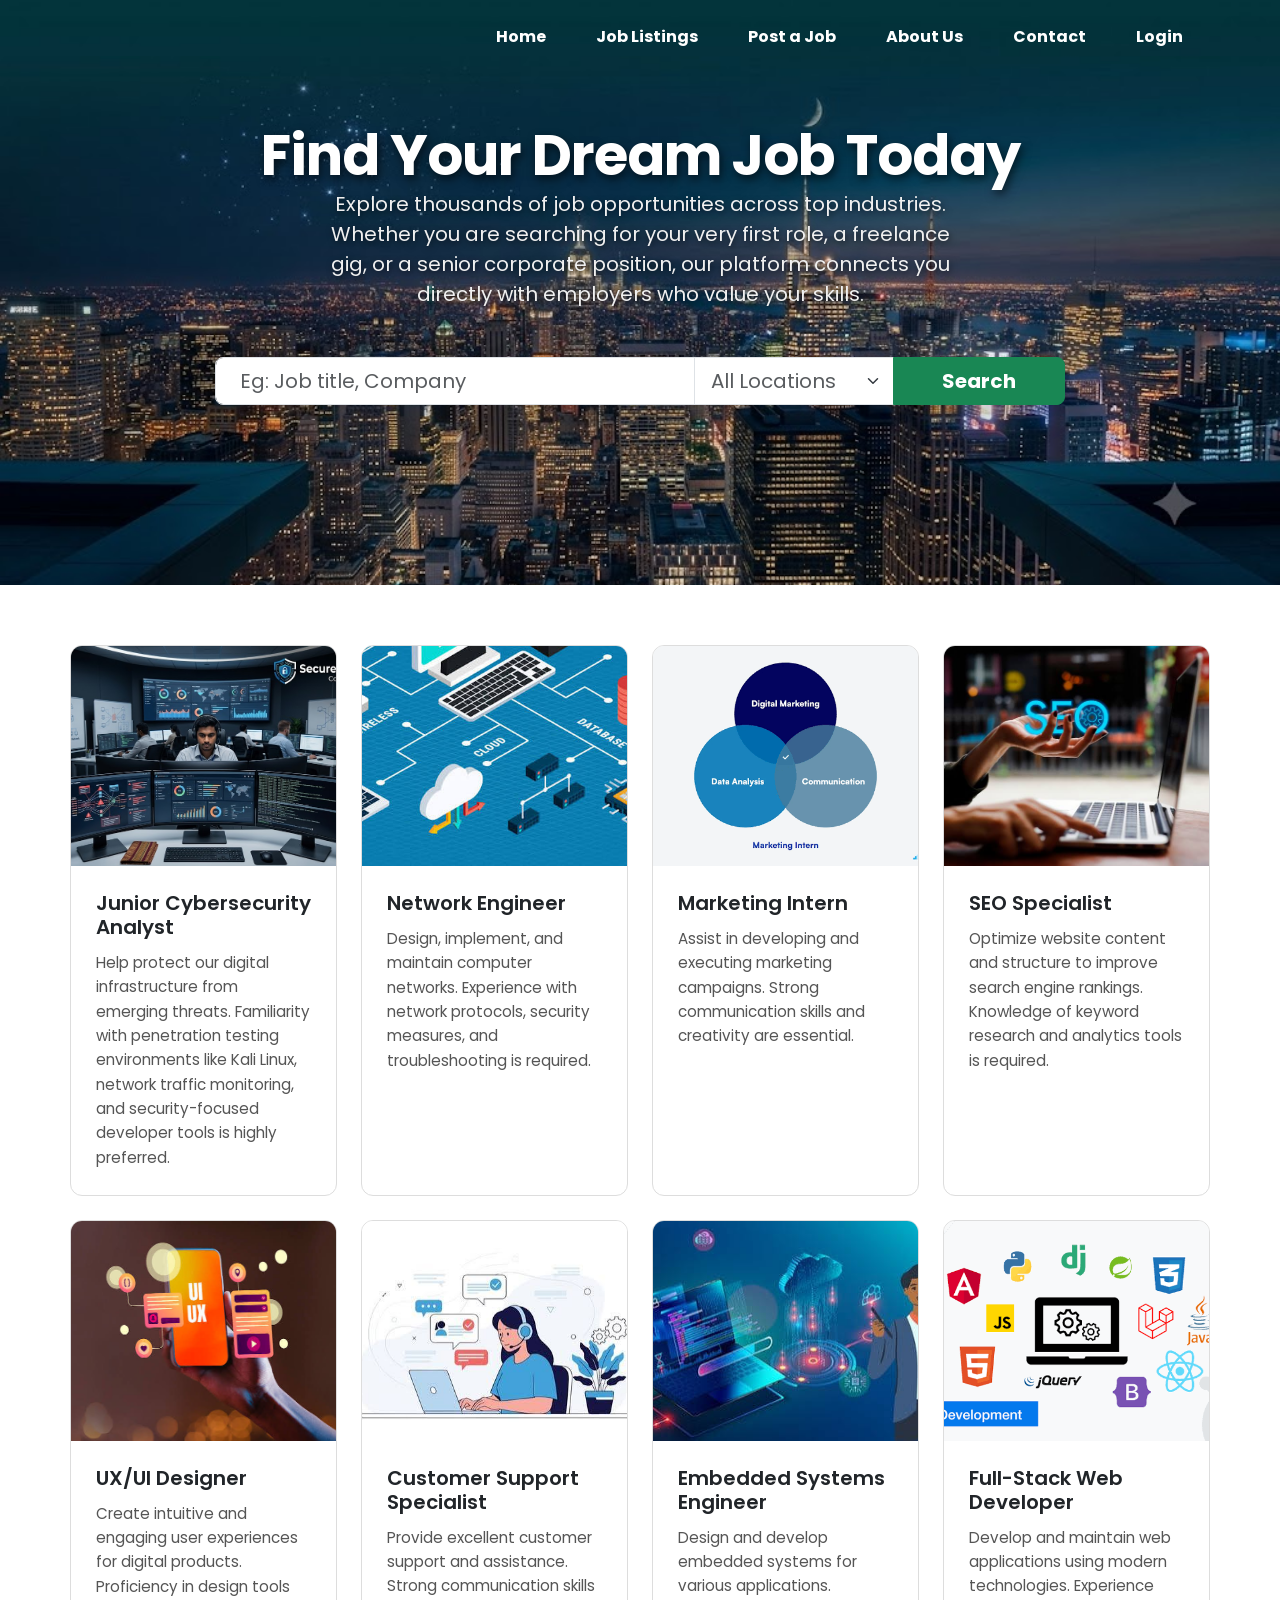
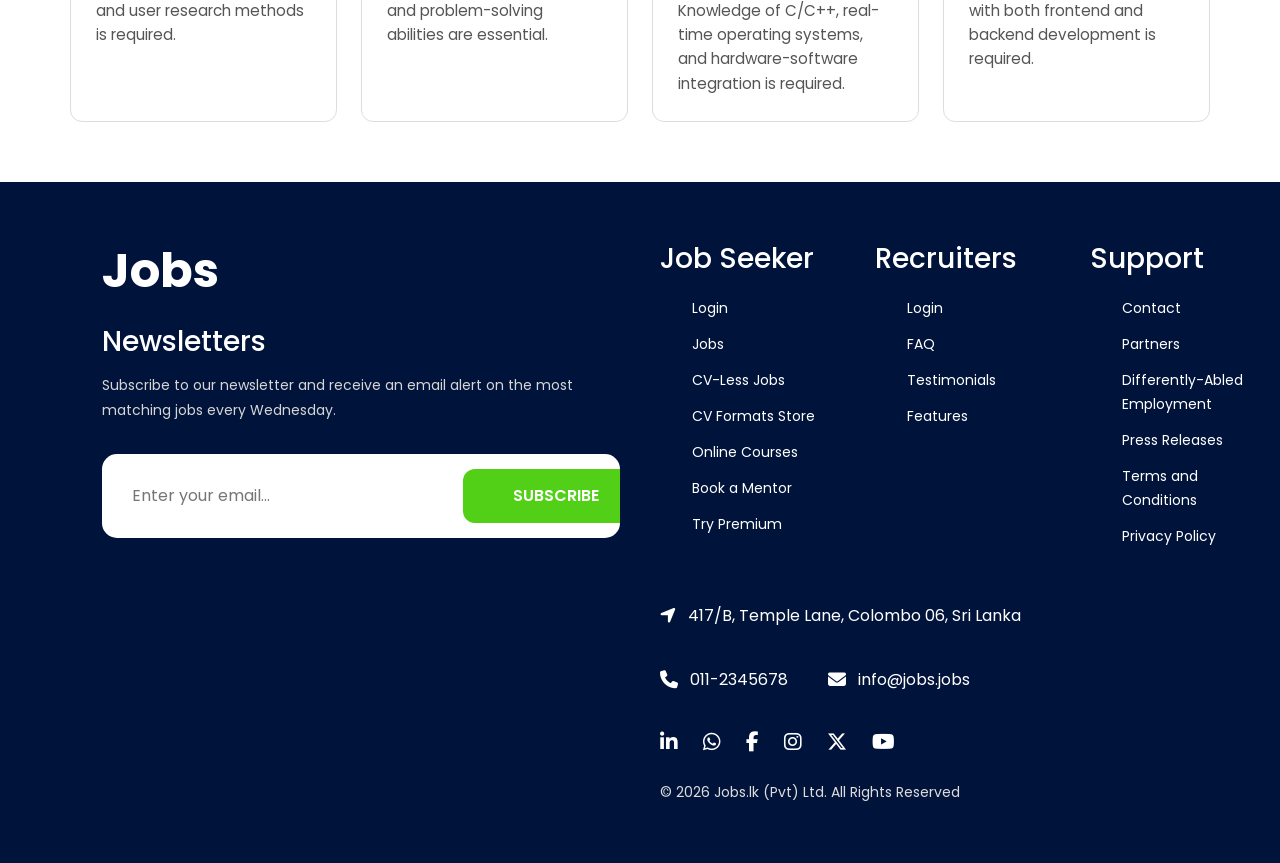
<file: index.html>
<!DOCTYPE html>
<html lang="en">

<head>
    <meta charset="UTF-8">
    <meta name="viewport" content="width=device-width, initial-scale=1.0">
    <title>CareerHub</title>

    <link href="https://cdn.jsdelivr.net/npm/bootstrap@5.3.3/dist/css/bootstrap.min.css" rel="stylesheet">
    <link rel="stylesheet" href="https://unpkg.com/boxicons@latest/css/boxicons.min.css">
    <link rel="stylesheet" href="https://cdnjs.cloudflare.com/ajax/libs/font-awesome/6.6.0/css/all.min.css">
    <link href="https://fonts.googleapis.com/css2?family=Poppins:wght@300;400;500;600;700&display=swap" rel="stylesheet">
    
    <link rel="stylesheet" href="css/style.css">
    <link rel="stylesheet" href="css/index.css">
</head>

<body>
    <script src="js/script.js"></script>

    <header class="hero-section" style="min-height: 65vh;">
        <nav class="navbar">
            <div class="container">
                <ul>
                    <li><a href="index.html">Home</a></li>
                    <li><a href="jobs.html">Job Listings</a></li>
                    <li><a href="job-post.html">Post a Job</a></li>
                    <li><a href="about.html">About Us</a></li>
                    <li><a href="contact.html">Contact</a></li>
                    <li><a href="login.html">Login</a></li>
                </ul> 
            </div>
        </nav><br>
        
        <div class="container text-center mt-4"> 
            <h1 class="home-title">Find Your Dream Job Today</h1>
            <p class="home-subtitle mx-auto">
                Explore thousands of job opportunities across top industries.
                Whether you are searching for your very first role, a freelance gig, 
                or a senior corporate position, our platform connects you directly with employers
                who value your skills.
            </p>

            <div class="d-flex justify-content-center mt-5"> 
                <form action="jobs.html" method="GET" style="width: 100%; max-width: 850px;">
                    <div class="input-group input-group-lg shadow-lg rounded">
                        <input type="text" class="form-control px-4" placeholder="Eg: Job title, Company">
                        <select class="form-select text-muted" style="max-width: 200px;">
                            <option selected>All Locations</option>
                            <option value="colombo">Colombo</option>
                            <option value="gampaha">Gampaha</option>
                            <option value="kandy">Kandy</option>
                        </select>
                        <button class="btn btn-success px-5 fw-bold" type="submit">Search</button>
                    </div>
                </form>
            </div>
        </div>
    </header>
  <section class="container jobs-container">
        <div class="row row-cols-1 row-cols-md-2 row-cols-lg-4 g-4">
            
            <div class="col">
                <div class="card h-100">
                    <div class="card-img-wrapper">
                      <a href="jobs.html" class="img-link"> <img src="images/jobimages/Junior Cybersecurity Analyst.jpeg" class="card-img-top" alt="Junior Cybersecurity Analyst">
                    </a>
                    </div>
                    <div class="card-body">
                        <h5 class="card-title">Junior Cybersecurity Analyst</h5>
                        <p class="card-text">Help protect our digital infrastructure from emerging threats. Familiarity with penetration testing environments like Kali Linux, network traffic monitoring, and security-focused developer tools is highly preferred.</p>
                    </div>
                </div>
            </div>

            <div class="col">
                <div class="card h-100">
                    <div class="card-img-wrapper">
                        <a href="jobs.html" class="img-link">
                            <img src="images/jobimages/Network Engineer1.png" class="card-img-top" alt="Network Engineer">
                        </a>
                    </div>
                    <div class="card-body">
                        <h5 class="card-title">Network Engineer</h5>
                        <p class="card-text">Design, implement, and maintain computer networks. Experience with network protocols, security measures, and troubleshooting is required.</p>
                    </div>
                </div>
            </div>

            <div class="col">
                <div class="card h-100">
                    <div class="card-img-wrapper">
                        <a href="jobs.html" class="img-link">
                            <img src="images/jobimages/Marketing Intern.png" class="card-img-top" alt="Marketing Intern">
                        </a>
                    </div>
                    <div class="card-body">
                        <h5 class="card-title">Marketing Intern</h5>
                        <p class="card-text">Assist in developing and executing marketing campaigns. Strong communication skills and creativity are essential.</p>
                    </div>
                </div>
            </div>

            <div class="col">
                <div class="card h-100">
                    <div class="card-img-wrapper">
                        <a href="jobs.html" class="img-link">
                            <img src="images/jobimages/SEO Specialist.jpeg" class="card-img-top" alt="SEO Specialist">
                        </a>
                    </div>
                    <div class="card-body">
                        <h5 class="card-title">SEO Specialist</h5>
                        <p class="card-text">Optimize website content and structure to improve search engine rankings. Knowledge of keyword research and analytics tools is required.</p>
                    </div>
                </div>
            </div>

            <div class="col">
                <div class="card h-100">
                    <div class="card-img-wrapper">
                        <a href="jobs.html" class="img-link">
                            <img src="images/jobimages/UXUI Designer.jpeg" class="card-img-top" alt="UX/UI Designer">
                        </a>
                    </div>
                    <div class="card-body">
                        <h5 class="card-title">UX/UI Designer</h5>
                        <p class="card-text">Create intuitive and engaging user experiences for digital products. Proficiency in design tools and user research methods is required.</p>
                    </div>
                </div>
            </div>

            <div class="col">
                <div class="card h-100">
                    <div class="card-img-wrapper">
                        <a href="jobs.html" class="img-link">
                            <img src="images/jobimages/Customer Support Specialist.jpeg" class="card-img-top" alt="Customer Support Specialist">
                        </a>
                    </div>
                    <div class="card-body">
                        <h5 class="card-title">Customer Support Specialist</h5>
                        <p class="card-text">Provide excellent customer support and assistance. Strong communication skills and problem-solving abilities are essential.</p>
                    </div>
                </div>
            </div>

            <div class="col">
                <div class="card h-100">
                    <div class="card-img-wrapper">
                        <a href="jobs.html" class="img-link">
                            <img src="images/jobimages/Embedded Systems Engineer.jpeg" class="card-img-top" alt="Embedded Systems Engineer">
                        </a>
                    </div>
                    <div class="card-body">
                        <h5 class="card-title">Embedded Systems Engineer</h5>
                        <p class="card-text">Design and develop embedded systems for various applications. Knowledge of C/C++, real-time operating systems, and hardware-software integration is required.</p>
                    </div>
                </div>
            </div>

            <div class="col">
                <div class="card h-100">
                    <div class="card-img-wrapper">
                        <a href="jobs.html" class="img-link">
                            <img src="images/jobimages/Full-Stack Web Developer.png" class="card-img-top" alt="Full-Stack Web Developer">
                        </a>
                    </div>
                    <div class="card-body">
                        <h5 class="card-title">Full-Stack Web Developer</h5>
                        <p class="card-text">Develop and maintain web applications using modern technologies. Experience with both frontend and backend development is required.</p>
                    </div>
                </div>
            </div>

        </div>
    </section>

    <!--footer start -->
    <footer>
        <div class="footer-container">
            <div class="footer-left">
                <h1>Jobs</h1>
                <h2>Newsletters</h2>
                <p>
                    Subscribe to our newsletter and receive an email alert
                    on the most matching jobs every Wednesday.
                </p>
                <div class="subscribe-box">
                    <input type="email" placeholder="Enter your email...">
                    <button>SUBSCRIBE</button> <!-- Subscribe button -->
                </div>
            </div>

            <div class="footer-right">
                <div class="links">
                    <div class="column">
                        <h3>Job Seeker</h3>
                        <ul>
                            <li><a href="#">Login</a></li>
                            <li><a href="#">Jobs</a></li>
                            <li><a href="#">CV-Less Jobs</a></li>
                            <li><a href="#">CV Formats Store</a></li>
                            <li><a href="#">Online Courses</a></li>
                            <li><a href="#">Book a Mentor</a></li>
                            <li><a href="#">Try Premium</a></li>
                        </ul>
                    </div>

                    <div class="column">
                        <h3>Recruiters</h3>
                        <ul>
                            <li><a href="#">Login</a></li>
                            <li><a href="#">FAQ</a></li>
                            <li><a href="#">Testimonials</a></li>
                            <li><a href="#">Features</a></li>
                        </ul>
                    </div>

                    <div class="column">
                        <h3>Support</h3>
                        <ul>
                            <li><a href="#">Contact</a></li>
                            <li><a href="#">Partners</a></li>
                            <li><a href="#">Differently-Abled Employment</a></li>
                            <li><a href="#">Press Releases</a></li>
                            <li><a href="#">Terms and Conditions</a></li>
                            <li><a href="#">Privacy Policy</a></li>
                        </ul>
                    </div>
                </div>

                <div class="contact-info">
                    <div>
                        <i class="fa-solid fa-location-arrow"></i>
                        417/B, Temple Lane, Colombo 06, Sri Lanka
                    </div>
                    <div>
                        <i class="fa-solid fa-phone"></i>
                        011-2345678
                    </div>
                    <div>
                        <i class="fa-solid fa-envelope"></i>
                        info@jobs.jobs
                    </div>
                </div>

                <div class="social-icons">
                    <i class="fa-brands fa-linkedin-in"></i>
                    <i class="fa-brands fa-whatsapp"></i>
                    <i class="fa-brands fa-facebook-f"></i>
                    <i class="fa-brands fa-instagram"></i>
                    <i class="fa-brands fa-x-twitter"></i>
                    <i class="fa-brands fa-youtube"></i>
                </div>

                <div class="copyright">
                    © 2026 Jobs.lk (Pvt) Ltd. All Rights Reserved
                </div>
            </div>
        </div>
    </footer>

    <!--footer end -->
            
    <script src="https://cdn.jsdelivr.net/npm/bootstrap@5.3.3/dist/js/bootstrap.bundle.min.js"></script><!--js boostrap cdn link -->

</body>
</html>
</file>
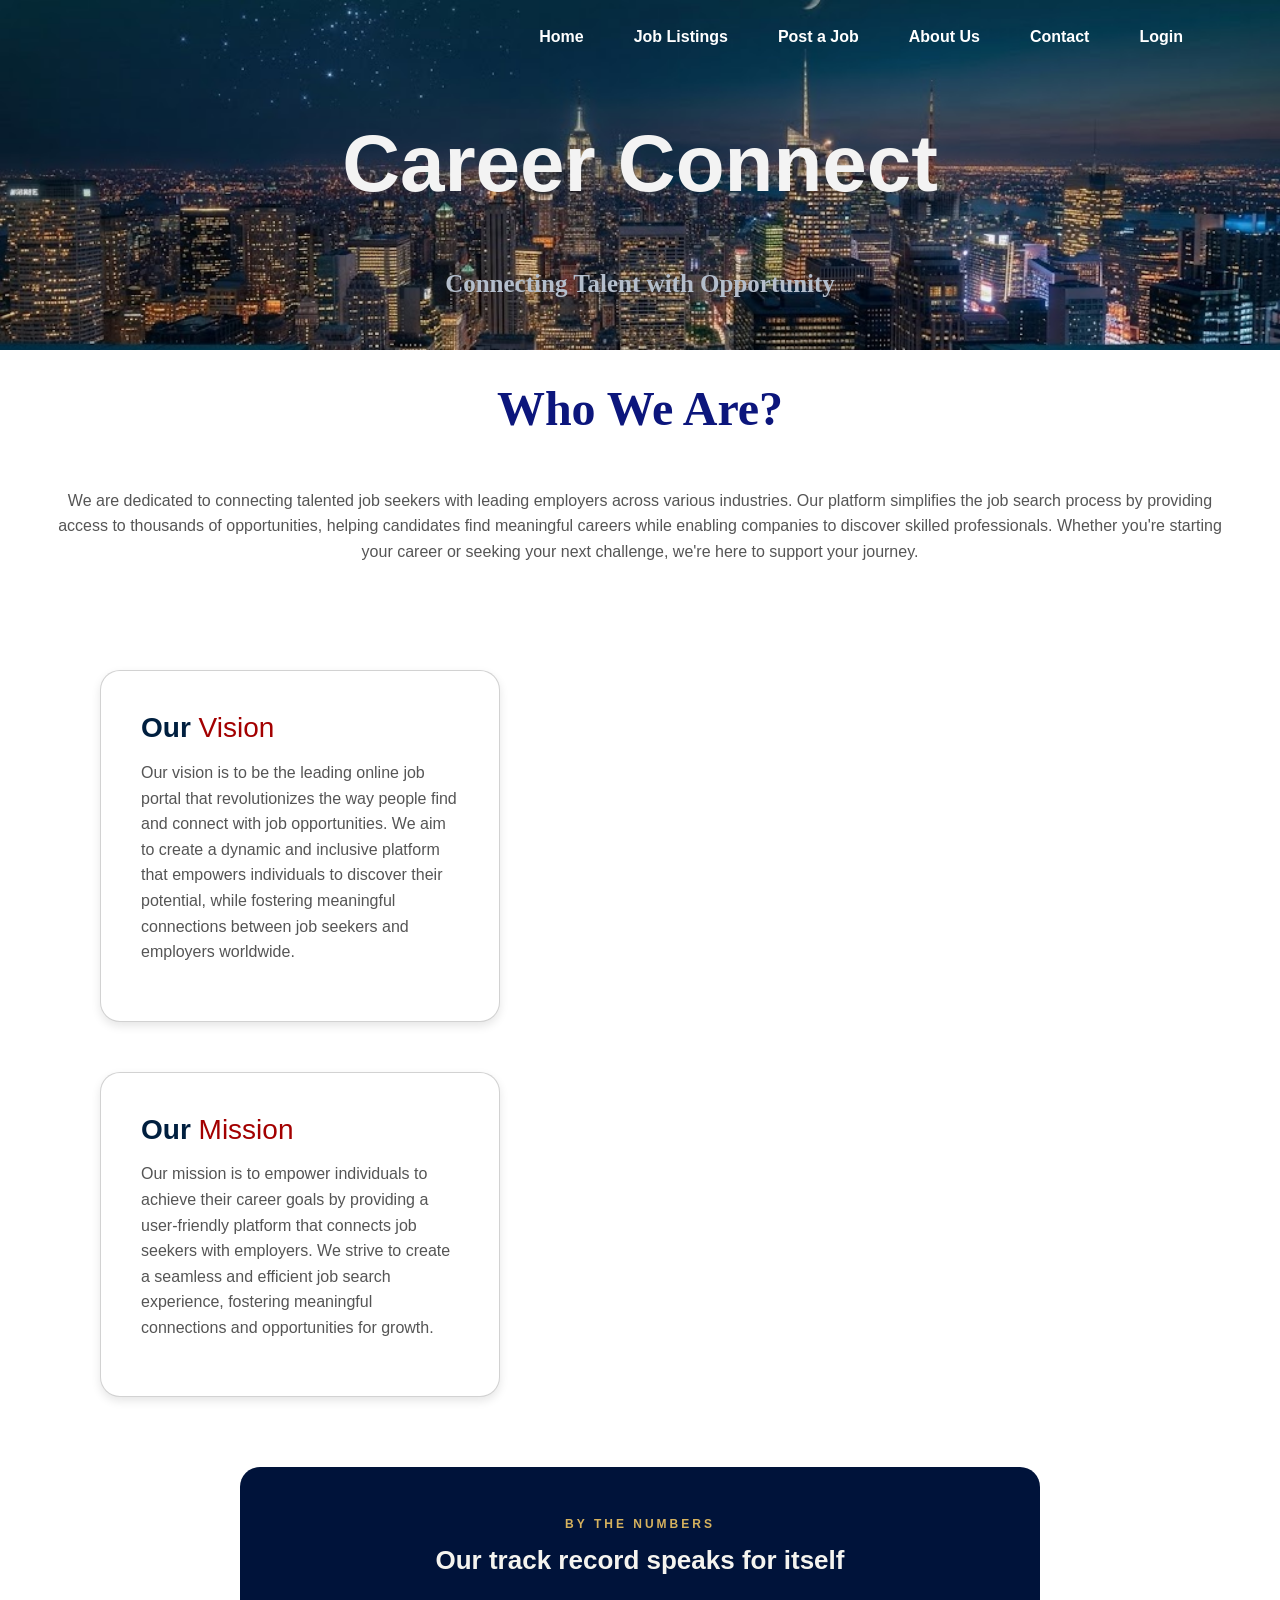
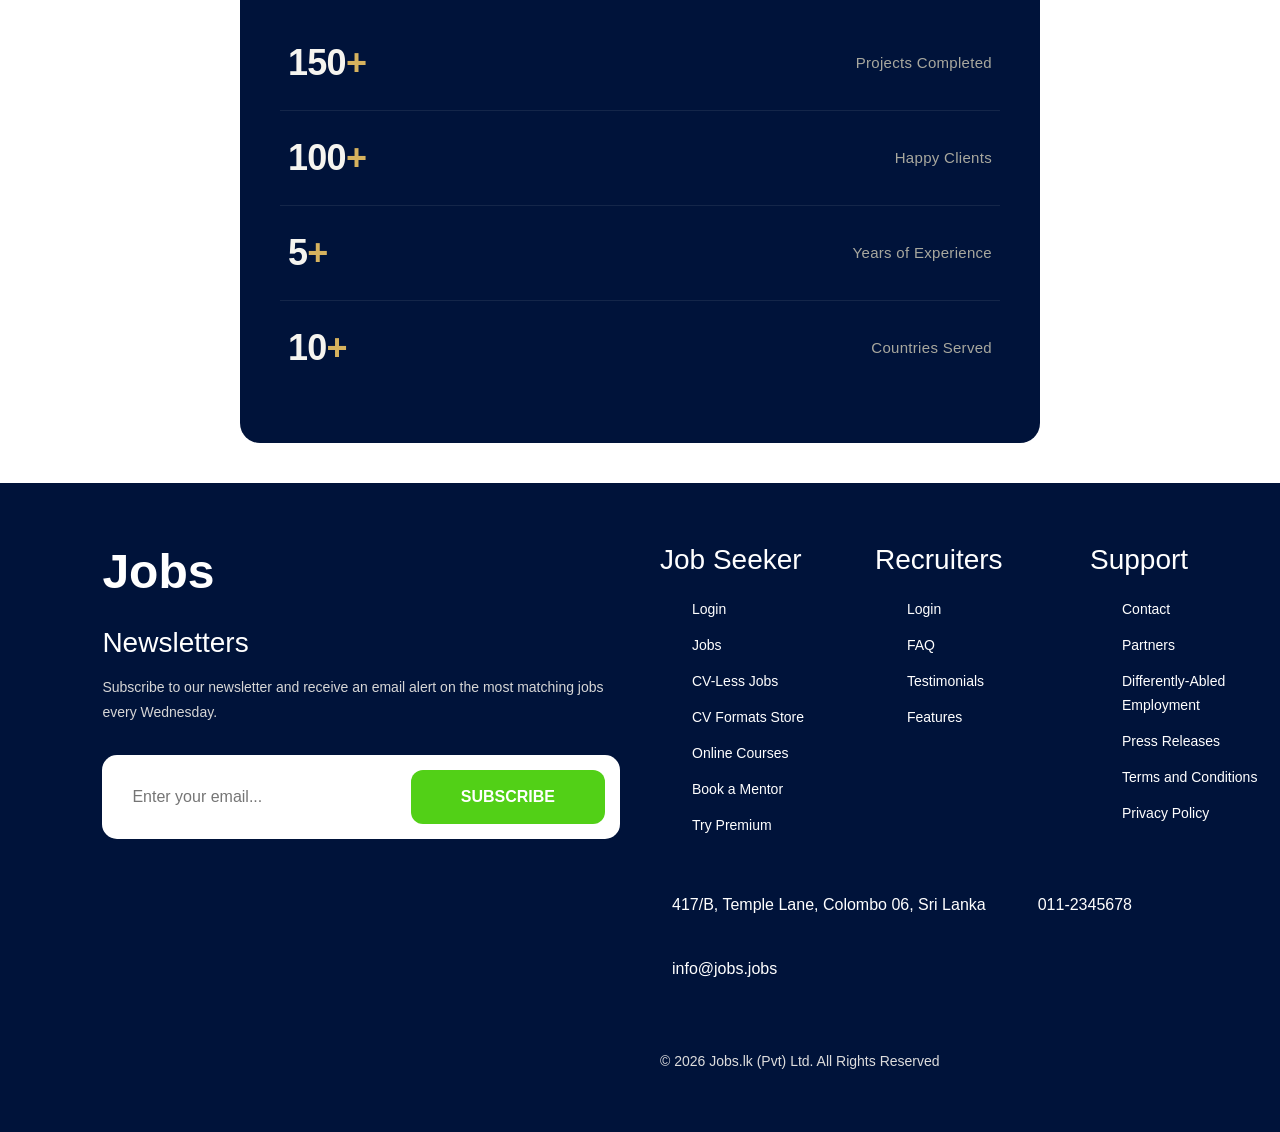
<file: about.html>
<!DOCTYPE html>
<html lang="en">
<head>
    <meta charset="UTF-8">
    <meta name="viewport" content="width=device-width, initial-scale=1.0">
    <title>Document</title>

    <!-- Bootstrap -->
    <link href="https://cdn.jsdelivr.net/npm/bootstrap@5.3.3/dist/css/bootstrap.min.css" rel="stylesheet">


     <!-- CSS -->
    <link rel="stylesheet" href="css/style.css">
    <link rel="stylesheet" href="css/about.css">
</head>
<body>
    <script src="js/script.js"></script>
    <header class="hero-section hero-about">
             <!-- Navigation Bar Start -->
<nav class="navbar">
         <div class="container">

        <ul>
                <li><a href="index.html">Home</a></li>
                <li><a href="jobs.html">Job Listings</a></li>
                <li><a href="job-post.html">Post a Job</a></li>
                <li><a href="about.html">About Us</a></li>
                <li><a href="contact.html">Contact</a></li>
                <li><a href="login.html">Login</a></li>
            </ul> 

            
             
        </div>
            
</nav>

             <!-- table style -->
<style>
.stats-section {
    max-width: 800px;
    max-height: 600px;
    margin: 40px auto;
    background:#00133a;
    border-radius: 20px;
    padding: 48px 40px;
    font-family: 'Manrope', sans-serif;
  }

  .stats-header {
    text-align: center;
    margin-bottom: 36px;
  }

  .stats-eyebrow {
    font-family: 'Sora', sans-serif;
    font-size: 12px;
    font-weight: 600;
    letter-spacing: 0.25em;
    text-transform: uppercase;
    color: #d6b25e;
    margin-bottom: 8px;
  }

  .stats-title {
    font-family: 'Sora', sans-serif;
    font-size: 26px;
    font-weight: 700;
    color: #f5f4ef;
  }

  .stats-table {
    width: 100%;
    border-collapse: collapse;
  }

  .stats-table tr {
    border-bottom: 1px solid rgba(255,255,255,0.08);
    transition: background 0.2s ease;
  }

  .stats-table tr:last-child {
    border-bottom: none;
  }

  .stats-table tr:hover {
    background: rgba(214, 178, 94, 0.05);
  }

  .stats-table td {
    padding: 20px 8px;
    display: flex;
    align-items: center;
    justify-content: space-between;
  }

  .stat-value {
    font-family: 'Sora', sans-serif;
    font-size: 36px;
    font-weight: 800;
    color: #f5f4ef;
    letter-spacing: -0.02em;
  }

  .stat-value .plus {
    color: #d6b25e;
  }

  .stat-label {
    font-size: 15px;
    font-weight: 500;
    color: #a8a89e;
    letter-spacing: 0.02em;
    text-align: right;
  }
</style>
    <!-- table style End -->


  <section class="f1">
        <div class="content">
            <h1>Career Connect</h1>
            <p class="description" style="color: #b4becc;">
            Connecting Talent with Opportunity
            </p>
        </div>
    </section>


    </header>
    <!-- Navigation Bar End -->

<main class="about">
    <!-- page content starts here -->
 
    <!-- <div class="topic1" style="font-weight: 300px;">
         
    </div> -->
  <h1 class="hhhh" style="color: #0c167c; font-size: 3rem; font-weight: 700; text-align: center; margin-top: 30px; margin-bottom: auto; font-family: serif;"> Who We Are? </h1>

<!-- page content - paragraph  -->


  <div class="section2">
    <p class="paragraph1">
            We are dedicated to connecting talented job seekers with leading employers across various industries. 
           Our platform simplifies the job search process by providing access to thousands of opportunities, 
            helping candidates find meaningful careers while enabling companies to discover skilled professionals.
            Whether you're starting your career or seeking your next challenge, 
            we're here to support your journey.
            
    </p>
  </div>

<!-- page content section 3-->
  

    <div class="container1">


        <div class="container2">
             <div class="card vision">
      
                 <h2><span class="highlight">Our</span> Vision</h2>
                     <p>
                        Our vision is to be the leading online job portal that revolutionizes the way people find and connect with job opportunities. 
                        We aim to create a dynamic and inclusive platform that empowers individuals to discover their potential, 
                        while fostering meaningful connections between job seekers and employers worldwide.
                    </p>
            </div>

            <div class="card mission">
                <h2><span class="highlight">Our</span> Mission</h2>
                     <p>
                        Our mission is to empower individuals to achieve their career goals by providing 
                        a user-friendly platform that connects job seekers with employers. We strive to create 
                        a seamless and efficient job search experience, fostering meaningful connections and 
                        opportunities for growth.
                    </p>
            </div>
        </div>
    <div class="image-container">    
        <video autoplay muted loop playsinline>
                <source src="video\Create_a_seconds_professiona(1).mp4" type="video/mp4">
            </video>
    </div>
  </div>

<!-- table Starts -->

<div class="stats-section">
  <div class="stats-header">
    <div class="stats-eyebrow">By the numbers</div>
    <div class="stats-title">Our track record speaks for itself</div>
  </div>
  <table class="stats-table">
    <tr>
      <td>
        <span class="stat-value">150<span class="plus">+</span></span>
        <span class="stat-label">Projects Completed</span>
      </td>
      </tr>
       <tr>
      <td>
        <span class="stat-value">100<span class="plus">+</span></span>
        <span class="stat-label">Happy Clients</span>
      </td>
      </tr>
       <tr>
      <td>
        <span class="stat-value">5<span class="plus">+</span></span>
        <span class="stat-label">Years of Experience</span>
      </td>
    </tr>
      <tr>
      <td>
        <span class="stat-value">10<span class="plus">+</span></span>
        <span class="stat-label">Countries Served</span>
      </td>
    </tr>
  </table>
</div>

</main>


<footer><!-- Footer Start -->

<div class="footer-container">

    
    <div class="footer-left">

        <h1>Jobs</h1>

        <h2>Newsletters</h2>

        <p>
            Subscribe to our newsletter and receive an email alert
            on the most matching jobs every Wednesday.
        </p>

        <div class="subscribe-box">

            <input type="email" placeholder="Enter your email...">

            <button>SUBSCRIBE</button>

        </div>

    </div>


    
    <div class="footer-right">

        <div class="links">

            <div class="column">

                <h3>Job Seeker</h3>

                <ul>
                    <li><a href="#">Login</a></li>
                    <li><a href="#">Jobs</a></li>
                    <li><a href="#">CV-Less Jobs</a></li>
                    <li><a href="#">CV Formats Store</a></li>
                    <li><a href="#">Online Courses</a></li>
                    <li><a href="#">Book a Mentor</a></li>
                    <li><a href="#">Try Premium</a></li>
                </ul>

            </div>


            <div class="column">

                <h3>Recruiters</h3>

                <ul>
                    <li><a href="#">Login</a></li>
                    <li><a href="#">FAQ</a></li>
                    <li><a href="#">Testimonials</a></li>
                    <li><a href="#">Features</a></li>
                </ul>

            </div>


            <div class="column">

                <h3>Support</h3>

                <ul>
                    <li><a href="#">Contact</a></li>
                    <li><a href="#">Partners</a></li>
                    <li><a href="#">Differently-Abled Employment</a></li>
                    <li><a href="#">Press Releases</a></li>
                    <li><a href="#">Terms and Conditions</a></li>
                    <li><a href="#">Privacy Policy</a></li>
                </ul>

            </div>

        </div>


        <div class="contact-info">

            <div>
                <i class="fa-solid fa-location-arrow"></i>
                417/B, Temple Lane, Colombo 06, Sri Lanka
            </div>

            <div>
                <i class="fa-solid fa-phone"></i>
                011-2345678
            </div>

            <div>
                <i class="fa-solid fa-envelope"></i>
                info@jobs.jobs
            </div>

        </div>


        <div class="social-icons">

            <i class="fa-brands fa-linkedin-in"></i>
            <i class="fa-brands fa-whatsapp"></i>
            <i class="fa-brands fa-facebook-f"></i>
            <i class="fa-brands fa-instagram"></i>
            <i class="fa-brands fa-x-twitter"></i>
            <i class="fa-brands fa-youtube"></i>

        </div>


        <div class="copyright">
            © 2026 Jobs.lk (Pvt) Ltd. All Rights Reserved
        </div>

    </div>

</div>

</footer> <!-- Footer End -->

<script src="https://cdn.jsdelivr.net/npm/bootstrap@5.3.8/dist/js/bootstrap.bundle.min.js"></script>   
<script src="/js/about.js"></script>     
</body>
</html>
</file>
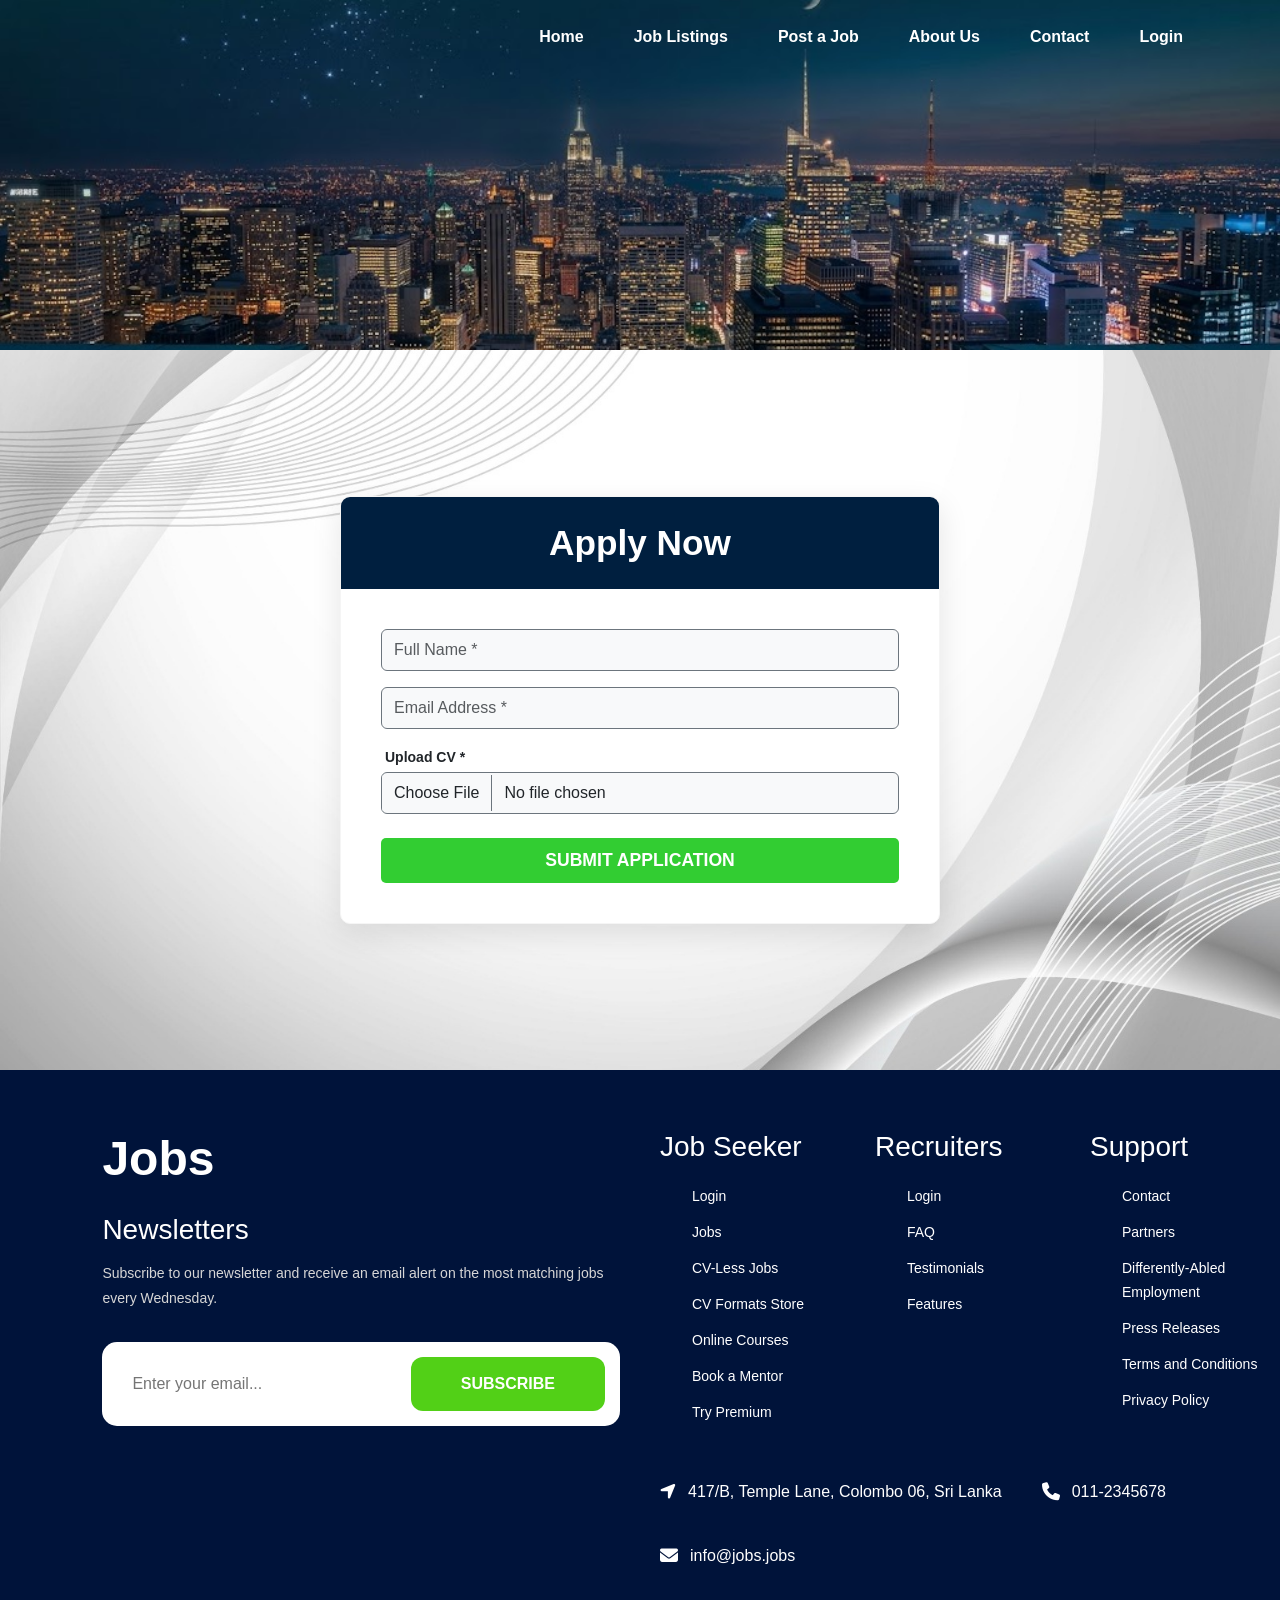
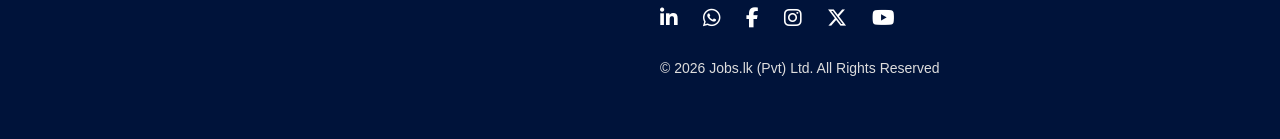
<file: application-status.html>
<!DOCTYPE html>
<html lang="en">
<head>
    <meta charset="UTF-8">
    <meta name="viewport" content="width=device-width, initial-scale=1.0">
    <title>CareerHub - Apply Now</title>

    <link href="https://cdn.jsdelivr.net/npm/bootstrap@5.3.3/dist/css/bootstrap.min.css" rel="stylesheet">
    <link rel="stylesheet" href="https://cdnjs.cloudflare.com/ajax/libs/font-awesome/6.6.0/css/all.min.css">
    
    <link rel="stylesheet" href="css/style.css">
    <link rel="stylesheet" href="css/login.css">

    <style>
        * {
            margin: 0;
            padding: 0;
            box-sizing: border-box;
        }

        body {
            position: relative;
            min-height: 100vh;
            overflow-x: hidden;
        }
        
        header.hero-section {
            margin-bottom: 0 !important;
            padding-bottom: 0 !important;
            display: block;
        }
        
        nav.navbar {
            padding-top: 25px !important;
            padding-bottom: 25px !important;
        }
        
        .container.d-flex {
            margin-top: 0 !important;
            margin-bottom: 0 !important;
            background-image: url('images/banners/grey.jpeg');
            background-size: cover;
            background-position: center;
            background-repeat: no-repeat;
            min-height: 80vh;
            padding: 40px 0;
            max-width: 100% !important;
        }
        
        footer {
            display: block;
            width: 100%;
            margin-top: 0 !important;
        }
    </style>
</head>

<body>

    <header class="hero-section hero-login">
        <nav class="navbar">
            <div class="container">
                <ul>
                    <li><a href="index.html">Home</a></li>
                    <li><a href="jobs.html">Job Listings</a></li>
                    <li><a href="job-post.html">Post a Job</a></li>
                    <li><a href="about.html">About Us</a></li>
                    <li><a href="contact.html">Contact</a></li>
                    <li><a href="login.html">Login</a></li>
                </ul>
            </div>
        </nav>
    </header>

    <div class="container-fluid login-bg-container d-flex justify-content-center align-items-center">
        
        <div class="form-container-card" style="width: 100%; max-width: 600px; background: #fff; border-radius: 10px; box-shadow: 0 10px 30px rgba(0,0,0,0.1); overflow: hidden;">

            
            <div style="background-color: #001f3f; padding: 25px; text-align: center;">
                <h3 class="fw-bold m-0" style="color: #ffffff; font-size: 2.2rem;">Apply Now</h3>
            </div>

            <div class="form-content-area" style="padding: 40px;">
                
                <div>
                    <form id="applyNowForm">
                        <div class="mb-3">
                            <input type="text" class="form-control border border-secondary py-2 bg-light" placeholder="Full Name *" required>
                        </div>
                        
                        <div class="mb-3">
                            <input type="email" class="form-control border border-secondary py-2 bg-light" placeholder="Email Address *" required>
                        </div>
                        
                        <div class="mb-4">
                            <label class="small text-dark fw-bold mb-1 ms-1">Upload CV *</label>
                            <input type="file" class="form-control border border-secondary py-2 bg-light" accept=".pdf,.doc,.docx" required>
                        </div>
                        
                        <button type="submit" class="btn w-100 fw-bold py-2 text-white" style="background-color: #32cd32; border-radius: 5px; font-size: 1.1rem;">SUBMIT APPLICATION</button>
                    </form>
                </div>

            </div>
        </div>
    </div>

    <!-- Footer -->
    <footer>
        <div class="footer-container">
            <div class="footer-left">
                <h1>Jobs</h1>
                <h2>Newsletters</h2>
                <p>
                    Subscribe to our newsletter and receive an email alert
                    on the most matching jobs every Wednesday.
                </p>
                <div class="subscribe-box">
                    <input type="email" placeholder="Enter your email...">
                    <button>SUBSCRIBE</button>
                </div>
            </div>

            <div class="footer-right">
                <div class="links">
                    <div class="column">
                        <h3>Job Seeker</h3>
                        <ul>
                            <li><a href="login.html">Login</a></li>
                            <li><a href="jobs.html">Jobs</a></li>
                            <li><a href="job-post.html">CV-Less Jobs</a></li>
                            <li><a href="#">CV Formats Store</a></li>
                            <li><a href="#">Online Courses</a></li>
                            <li><a href="#">Book a Mentor</a></li>
                            <li><a href="#">Try Premium</a></li>
                        </ul>
                    </div>

                    <div class="column">
                        <h3>Recruiters</h3>
                        <ul>
                            <li><a href="login.html">Login</a></li>
                            <li><a href="#">FAQ</a></li>
                            <li><a href="#">Testimonials</a></li>
                            <li><a href="#">Features</a></li>
                        </ul>
                    </div>

                    <div class="column">
                        <h3>Support</h3>
                        <ul>
                            <li><a href="contact.html">Contact</a></li>
                            <li><a href="#">Partners</a></li>
                            <li><a href="#">Differently-Abled Employment</a></li>
                            <li><a href="#">Press Releases</a></li>
                            <li><a href="#">Terms and Conditions</a></li>
                            <li><a href="#">Privacy Policy</a></li>
                        </ul>
                    </div>
                </div>

                <div class="contact-info">
                    <div>
                        <i class="fa-solid fa-location-arrow"></i>
                        417/B, Temple Lane, Colombo 06, Sri Lanka
                    </div>
                    <div>
                        <i class="fa-solid fa-phone"></i>
                        011-2345678
                    </div>
                    <div>
                        <i class="fa-solid fa-envelope"></i>
                        info@jobs.jobs
                    </div>
                </div>

                <div class="social-icons">
                    <i class="fa-brands fa-linkedin-in"></i>
                    <i class="fa-brands fa-whatsapp"></i>
                    <i class="fa-brands fa-facebook-f"></i>
                    <i class="fa-brands fa-instagram"></i>
                    <i class="fa-brands fa-x-twitter"></i>
                    <i class="fa-brands fa-youtube"></i>
                </div>

                <div class="copyright">
                    © 2026 Jobs.lk (Pvt) Ltd. All Rights Reserved
                </div>
            </div>
        </div>
    </footer>

    <script src="https://cdn.jsdelivr.net/npm/bootstrap@5.3.3/dist/js/bootstrap.bundle.min.js"></script>
    <script src="js/script.js"></script>
    
    <!-- Popup Alert for Apply Now Form -->
    <script>
        document.getElementById('applyNowForm').addEventListener('submit', function(event) {
            event.preventDefault(); 
            alert("Your application is submitted.");
            this.reset(); 
        });
    </script>

</body>
</html>
</file>
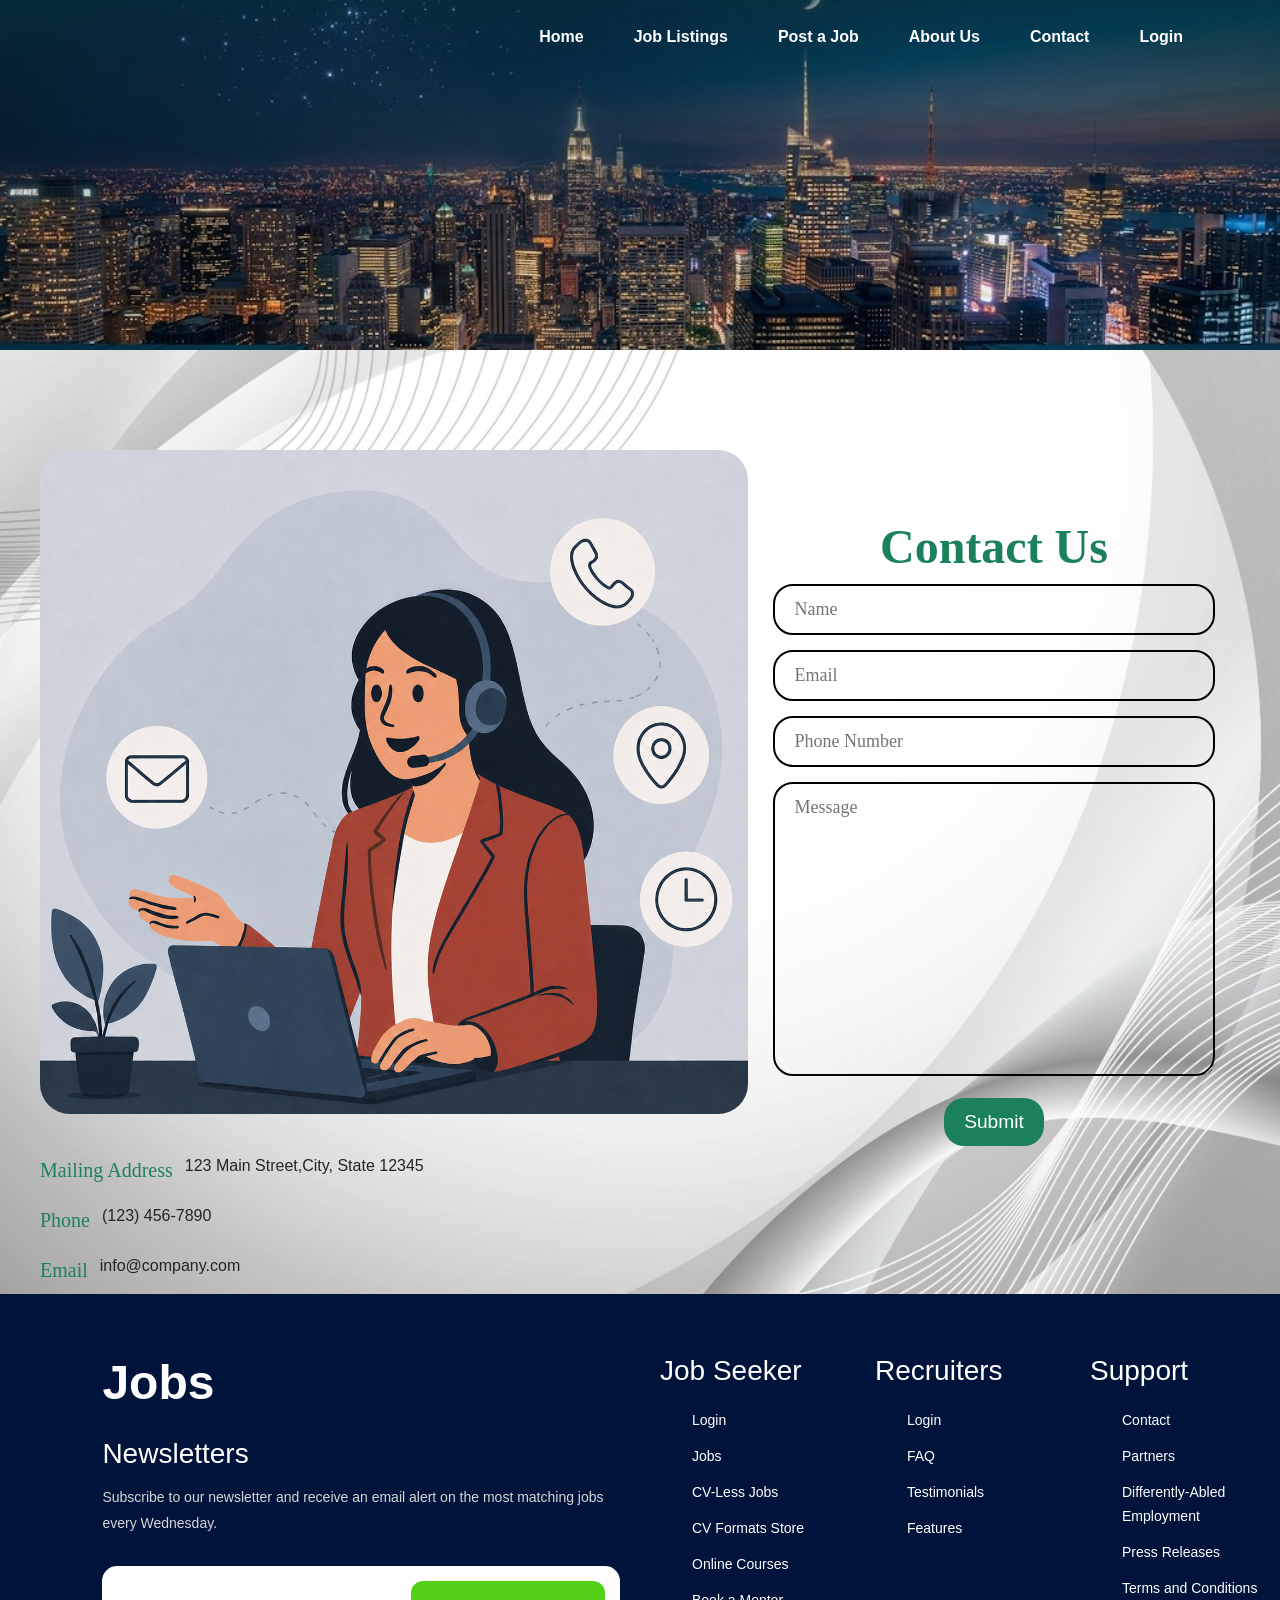
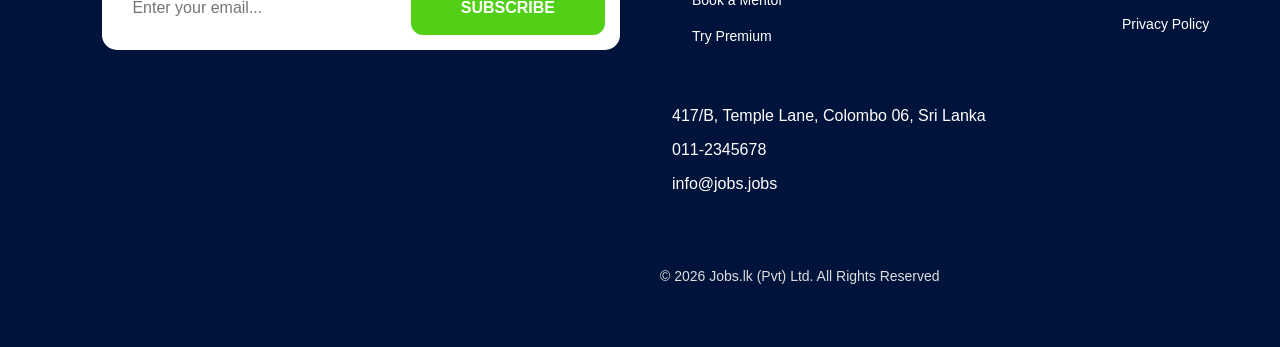
<file: contact.html>
<!DOCTYPE html>
<html lang="en">
<head>
    <meta charset="UTF-8">
    <meta name="viewport" content="width=device-width, initial-scale=1.0">
    <title>Document</title>
    
    <link href="https://cdn.jsdelivr.net/npm/bootstrap@5.3.3/dist/css/bootstrap.min.css" rel="stylesheet">

    <link rel="stylesheet" href="css/style.css">
    <link rel="stylesheet" href="css/contact.css">
</head>
<!--body start here-->
<body>
    <!-- External JavaScript -->
    <script src="js/script.js"></script>
    <script src="js/contact.js"></script>
    
<!--Header start -->
    <header class="hero-section hero-contact">
       <!--nav start-->
        <nav class="navbar">
            <div class="container">
                <ul>
                    <li><a href="index.html">Home</a></li>
                    <li><a href="jobs.html">Job Listings</a></li>
                    <li><a href="job-post.html">Post a Job</a></li>
                    <li><a href="about.html">About Us</a></li>
                    <li><a href="contact.html">Contact</a></li>
                    <li><a href="login.html">Login</a></li>
                </ul> 
            </div>
        </nav>
        <!--nav end-->
        
        </header>           
    <!--header end-->


    <!--main start-->
    <main class="contact-page-image">

        <div></div>
            
        <div class="outer-box">
            <!--contact info start-->
            <section>
            
                <div class="left">
                    <img src="images/banners/contactmain.jpeg" alt="Contact Support Graphic" class="support">
                </div>
                <div class="contact-info">
                    <div>
                        <h5>Mailing Address</h5>
                        <address>
                            123 Main Street,City, State 12345
                        </address>
                    </div>
                    <div>
                        <h5>Phone</h5>
                        <p>(123) 456-7890</p>
                    </div>
                    <div>
                        <h5>Email</h5>
                        <p>info@company.com</p>
                    </div>
                </div>
            </section>
            <!--contact info end-->

            <!--contact form start-->
            <section class="form-box">
                <h1 class="contact-h1">Contact Us</h1>
                <form class="contact-right">
                    <div> 
                        <input class="form-items" type="text" name="name" placeholder="Name" required>
                    </div> 
                    <div>
                        <input class="form-items" type="email" name="email" placeholder="Email" required>
                    </div>
                    <div>
                        <input class="form-items" type="tel" name="phone" placeholder="Phone Number" required>
                    </div>   
                    <div>
                        <textarea class="form-items" cols="20" rows="10" name="message" placeholder="Message" required></textarea>
                    </div>
                    <div>
                        <button type="submit">Submit</button>
                    </div>
                </form>
            </section>
            <!--contact form end-->
        </div>
        
    </main>
<!--main end-->

<!--footer start-->
    <footer><div class="footer-container">
            <div class="footer-left">
                <h1>Jobs</h1>
                <h2>Newsletters</h2>
                <p>
                    Subscribe to our newsletter and receive an email alert
                    on the most matching jobs every Wednesday.
                </p>
                <div class="subscribe-box">
                    <input type="email" placeholder="Enter your email...">
                    <button>SUBSCRIBE</button>
                </div>
            </div>

            <div class="footer-right"> 
                <div class="links">
                    <div class="column">
                        <h3>Job Seeker</h3>
                        <ul>
                            <li><a href="#">Login</a></li>
                            <li><a href="#">Jobs</a></li>
                            <li><a href="#">CV-Less Jobs</a></li>
                            <li><a href="#">CV Formats Store</a></li>
                            <li><a href="#">Online Courses</a></li>
                            <li><a href="#">Book a Mentor</a></li>
                            <li><a href="#">Try Premium</a></li>
                        </ul>
                    </div>

                    <div class="column">
                        <h3>Recruiters</h3>
                        <ul>
                            <li><a href="#">Login</a></li>
                            <li><a href="#">FAQ</a></li>
                            <li><a href="#">Testimonials</a></li>
                            <li><a href="#">Features</a></li>
                        </ul>
                    </div>

                    <div class="column">
                        <h3>Support</h3>
                        <ul>
                            <li><a href="#">Contact</a></li>
                            <li><a href="#">Partners</a></li>
                            <li><a href="#">Differently-Abled Employment</a></li>
                            <li><a href="#">Press Releases</a></li>
                            <li><a href="#">Terms and Conditions</a></li>
                            <li><a href="#">Privacy Policy</a></li>
                        </ul>
                    </div>
                </div>

                <div class="contact-info">
                    <div>
                        <i class="fa-solid fa-location-arrow"></i>
                        417/B, Temple Lane, Colombo 06, Sri Lanka
                    </div>
                    <div>
                        <i class="fa-solid fa-phone"></i>
                        011-2345678
                    </div>
                    <div>
                        <i class="fa-solid fa-envelope"></i>
                        info@jobs.jobs
                    </div>
                </div>

                <div class="social-icons">
                    <i class="fa-brands fa-linkedin-in"></i>
                    <i class="fa-brands fa-whatsapp"></i>
                    <i class="fa-brands fa-facebook-f"></i>
                    <i class="fa-brands fa-instagram"></i>
                    <i class="fa-brands fa-x-twitter"></i>
                    <i class="fa-brands fa-youtube"></i>
                </div>

                <div class="copyright">
                    © 2026 Jobs.lk (Pvt) Ltd. All Rights Reserved
                </div>
            </div>
        </div>
    </footer><script src="https://cdn.jsdelivr.net/npm/bootstrap@5.3.8/dist/js/bootstrap.bundle.min.js"></script>
<!--footer end-->
</body>
</html>
</file>
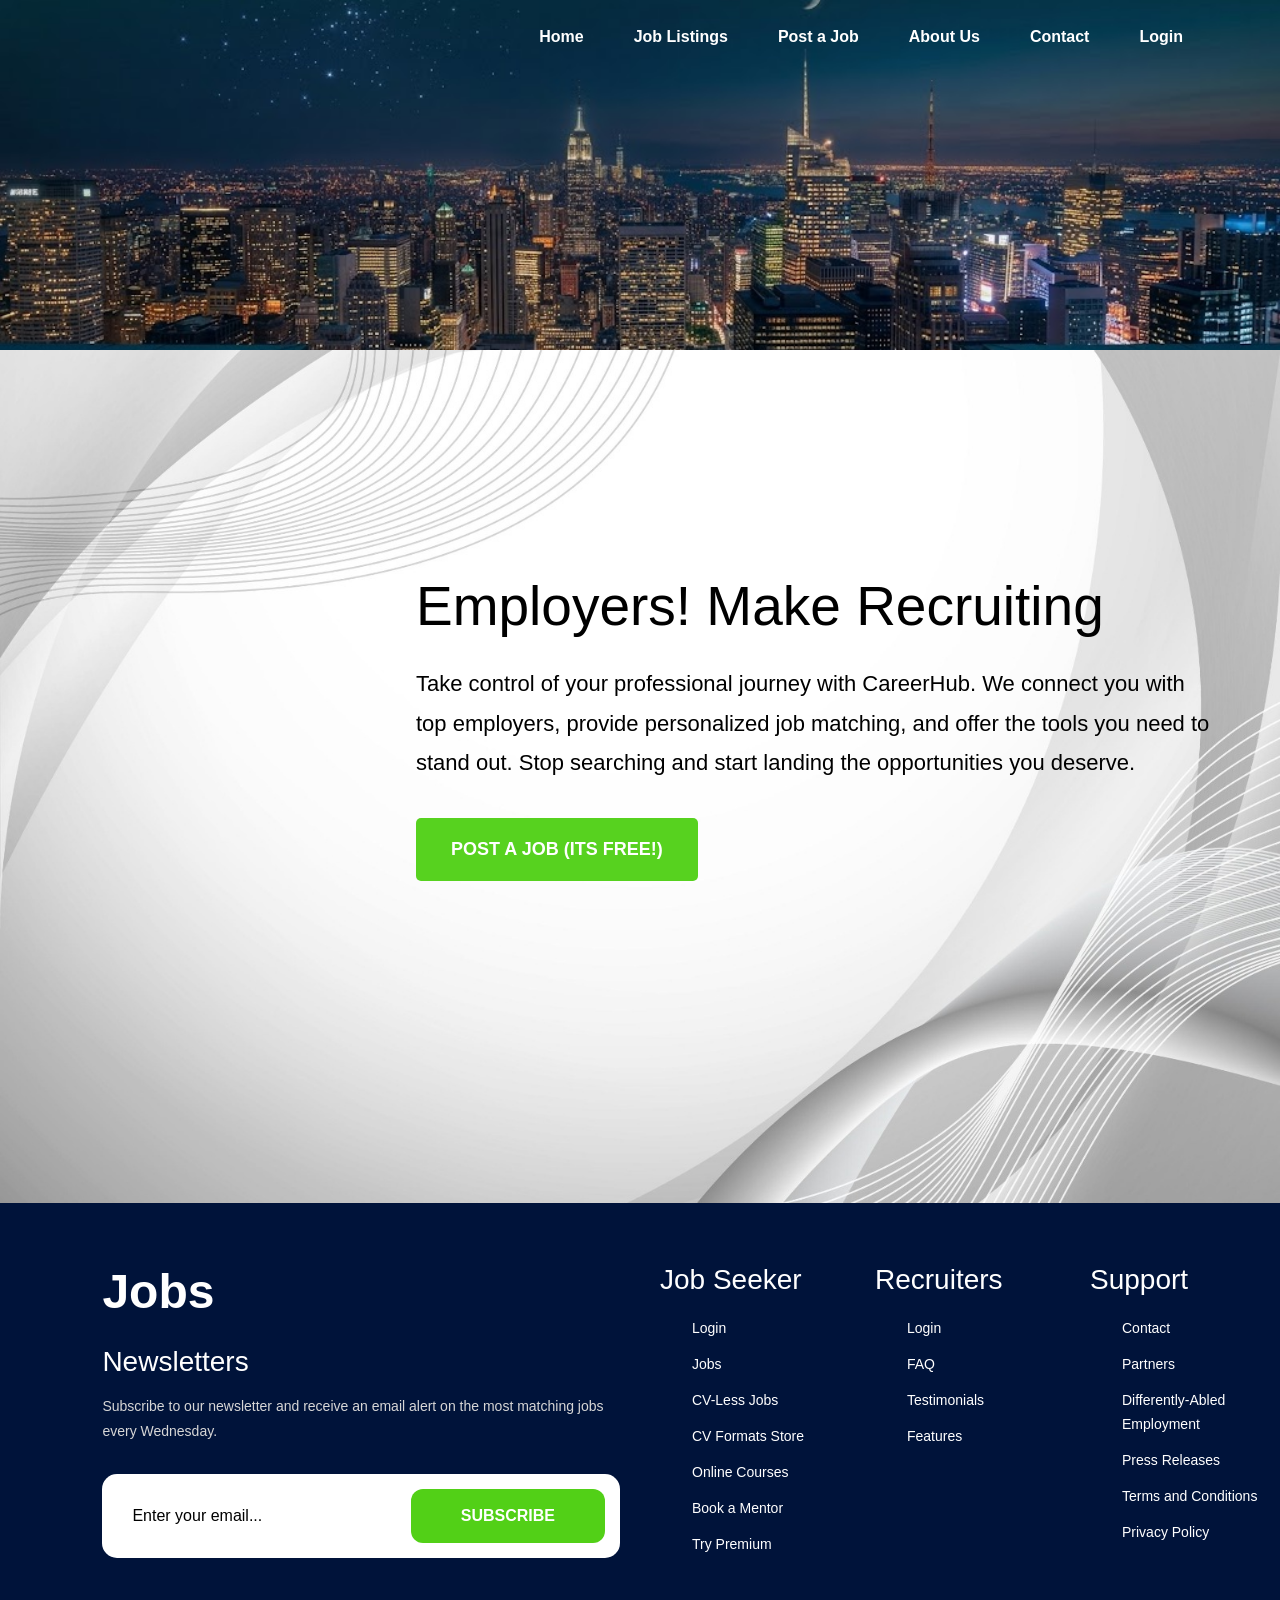
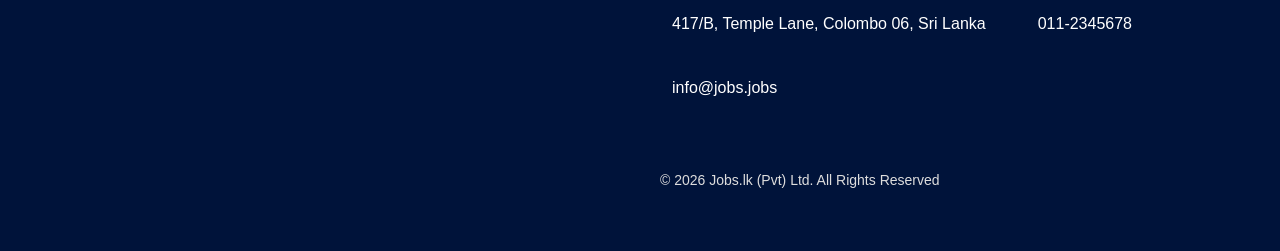
<file: job-post.html>
<!DOCTYPE html>
<html lang="en">
<head>
    <meta charset="UTF-8">
    <meta name="viewport" content="width=device-width, initial-scale=1.0">
    <title>Document</title>

    <!-- Bootstrap -->
    <link href="https://cdn.jsdelivr.net/npm/bootstrap@5.3.3/dist/css/bootstrap.min.css" rel="stylesheet">


     <!-- CSS -->
    <link rel="stylesheet" href="css/style.css"> 

    <link rel="stylesheet" href="css/job-post.css">
</head>

<body>
    
    <header class="hero-section hero-jobpost ">
             <!-- Navigation Bar Start -->
<nav class="navbar">
         <div class="container">

        <ul>
                <li><a href="index.html">Home</a></li>
                <li><a href="jobs.html">Job Listings</a></li>
                <li><a href="job-post.html">Post a Job</a></li>
                <li><a href="about.html">About Us</a></li>
                <li><a href="contact.html">Contact</a></li>
                <li><a href="login.html">Login</a></li>
            </ul> 

            
             
        </div>
            <!-- Navigation Bar End -->

           
</nav>



</header>

<section class="post">
    
      <div class="over">
        <div class="image-side">
            <img src="images/banners/grey.jpeg" style="width: 100%; height: 100%; object-fit: cover;" alt="post image">

        </div>
            <div class="container-title">
                <h1 id="typing-title">
                    
                </h1>
                <p>
               

                    Take control of your professional journey with CareerHub. We connect you with top employers, provide personalized job matching, and offer the tools you need to stand out. 
                    Stop searching and start landing the opportunities you deserve.
                </p>
                <a href="jobpost-form.html" class="post-btn">POST A JOB (ITS FREE!)</a>


            </div>
        </div>
    </section>
 
</nav>



<footer><!-- Footer Start -->

<div class="footer-container">

    
    <div class="footer-left">

        <h1>Jobs</h1>

        <h2>Newsletters</h2>

        <p>
            Subscribe to our newsletter and receive an email alert
            on the most matching jobs every Wednesday.
        </p>

        <div class="subscribe-box">

            <input type="email" placeholder="Enter your email...">

            <button>SUBSCRIBE</button>

        </div>

    </div>


    
    <div class="footer-right">

        <div class="links">

            <div class="column">

                <h3>Job Seeker</h3>

                <ul>
                    <li><a href="#">Login</a></li>
                    <li><a href="#">Jobs</a></li>
                    <li><a href="#">CV-Less Jobs</a></li>
                    <li><a href="#">CV Formats Store</a></li>
                    <li><a href="#">Online Courses</a></li>
                    <li><a href="#">Book a Mentor</a></li>
                    <li><a href="#">Try Premium</a></li>
                </ul>

            </div>


            <div class="column">

                <h3>Recruiters</h3>

                <ul>
                    <li><a href="#">Login</a></li>
                    <li><a href="#">FAQ</a></li>
                    <li><a href="#">Testimonials</a></li>
                    <li><a href="#">Features</a></li>
                </ul>

            </div>


            <div class="column">

                <h3>Support</h3>

                <ul>
                    <li><a href="#">Contact</a></li>
                    <li><a href="#">Partners</a></li>
                    <li><a href="#">Differently-Abled Employment</a></li>
                    <li><a href="#">Press Releases</a></li>
                    <li><a href="#">Terms and Conditions</a></li>
                    <li><a href="#">Privacy Policy</a></li>
                </ul>

            </div>

        </div>


        <div class="contact-info">

            <div>
                <i class="fa-solid fa-location-arrow"></i>
                417/B, Temple Lane, Colombo 06, Sri Lanka
            </div>

            <div>
                <i class="fa-solid fa-phone"></i>
                011-2345678
            </div>

            <div>
                <i class="fa-solid fa-envelope"></i>
                info@jobs.jobs
            </div>

        </div>


        <div class="social-icons">

            <i class="fa-brands fa-linkedin-in"></i>
            <i class="fa-brands fa-whatsapp"></i>
            <i class="fa-brands fa-facebook-f"></i>
            <i class="fa-brands fa-instagram"></i>
            <i class="fa-brands fa-x-twitter"></i>
            <i class="fa-brands fa-youtube"></i>

        </div>


        <div class="copyright">
            © 2026 Jobs.lk (Pvt) Ltd. All Rights Reserved
        </div>

    </div>

</div>

</footer> <!-- Footer End -->


 <script src="https://cdn.jsdelivr.net/npm/bootstrap@5.3.8/dist/js/bootstrap.bundle.min.js"></script>  
 <script src="js/script.js"></script>
    <script src="js/jobpost.js"></script>     
</body>
</html>
</file>
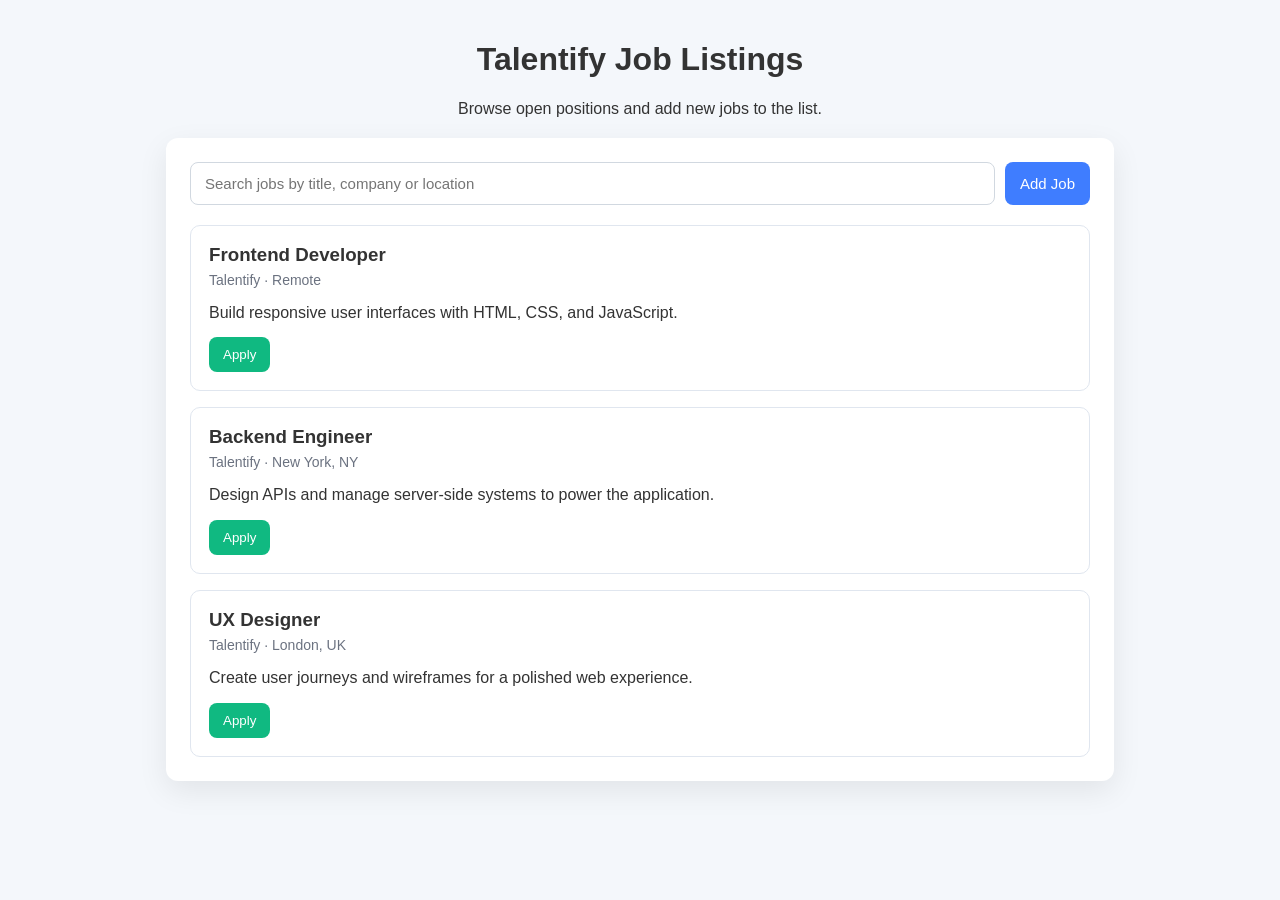
<file: JobListingPage.html>
<!DOCTYPE html>
<html lang="en">
<head>
  <meta charset="UTF-8">
  <meta name="viewport" content="width=device-width, initial-scale=1.0">
  <title>Job Listing Page</title>
  <style>
    body {
      font-family: Arial, sans-serif;
      background: #f4f7fb;
      margin: 0;
      padding: 20px;
      color: #333;
    }
    header {
      text-align: center;
      margin-bottom: 20px;
    }
    .job-panel {
      max-width: 900px;
      margin: 0 auto;
      background: #fff;
      border-radius: 12px;
      box-shadow: 0 10px 30px rgba(0,0,0,0.08);
      padding: 24px;
    }
    .controls {
      display: flex;
      gap: 10px;
      flex-wrap: wrap;
      margin-bottom: 20px;
    }
    .controls input,
    .controls button {
      padding: 12px 14px;
      border-radius: 8px;
      border: 1px solid #d1d8e0;
      font-size: 15px;
    }
    .controls input {
      flex: 1;
      min-width: 220px;
    }
    .controls button {
      background: #3f7dff;
      color: #fff;
      border-color: transparent;
      cursor: pointer;
    }
    .controls button:hover {
      background: #366ce1;
    }
    .job-list {
      list-style: none;
      margin: 0;
      padding: 0;
      display: grid;
      gap: 16px;
    }
    .job-card {
      border: 1px solid #e0e6ef;
      border-radius: 10px;
      padding: 18px;
      background: #fff;
    }
    .job-card h3 {
      margin: 0 0 6px;
    }
    .job-card .meta {
      color: #6b7280;
      margin-bottom: 12px;
      font-size: 14px;
    }
    .job-card p {
      margin: 0 0 12px;
      line-height: 1.6;
    }
    .job-card button {
      padding: 10px 14px;
      border: none;
      border-radius: 8px;
      background: #10b981;
      color: #fff;
      cursor: pointer;
    }
    .job-card button:hover {
      background: #0f9b75;
    }
    .modal {
      position: fixed;
      inset: 0;
      background: rgba(0,0,0,0.35);
      display: flex;
      align-items: center;
      justify-content: center;
      padding: 18px;
    }
    .modal.hidden { display: none; }
    .modal-content {
      width: 100%;
      max-width: 480px;
      background: #fff;
      padding: 24px;
      border-radius: 14px;
      box-shadow: 0 16px 35px rgba(0,0,0,0.15);
    }
    .modal-content h2 {
      margin-top: 0;
    }
    .modal-content label {
      display: block;
      margin-bottom: 12px;
      font-size: 14px;
    }
    .modal-content input,
    .modal-content textarea {
      width: 100%;
      padding: 10px 12px;
      margin-top: 6px;
      border: 1px solid #d1d8e0;
      border-radius: 8px;
      font-size: 14px;
      box-sizing: border-box;
    }
    .modal-content textarea {
      min-height: 100px;
      resize: vertical;
    }
    .modal-actions {
      display: flex;
      gap: 10px;
      justify-content: flex-end;
      margin-top: 18px;
    }
    .modal-actions button {
      padding: 10px 14px;
      border-radius: 8px;
      border: none;
      cursor: pointer;
      font-size: 14px;
    }
    .modal-actions .cancel {
      background: #e5e7eb;
      color: #111827;
    }
    .modal-actions .save {
      background: #3f7dff;
      color: #fff;
    }
  </style>
</head>
<body>
  <header>
    <h1>Talentify Job Listings</h1>
    <p>Browse open positions and add new jobs to the list.</p>
  </header>

  <section class="job-panel">
    <div class="controls">
      <input id="search" type="search" placeholder="Search jobs by title, company or location" />
      <button id="addJobButton">Add Job</button>
    </div>
    <ul id="jobList" class="job-list"></ul>
  </section>

  <div id="newJobForm" class="modal hidden">
    <div class="modal-content">
      <h2>Add New Job</h2>
      <label>
        Job Title
        <input id="jobTitle" type="text" placeholder="Frontend Developer" />
      </label>
      <label>
        Company
        <input id="jobCompany" type="text" placeholder="Talentify" />
      </label>
      <label>
        Location
        <input id="jobLocation" type="text" placeholder="Remote" />
      </label>
      <label>
        Description
        <textarea id="jobDescription" placeholder="Write a short job description..."></textarea>
      </label>
      <div class="modal-actions">
        <button id="cancelAdd" class="cancel" type="button">Cancel</button>
        <button id="saveJob" class="save" type="button">Save Job</button>
      </div>
    </div>
  </div>

  <script>
    const jobs = [
      { title: 'Frontend Developer', company: 'Talentify', location: 'Remote', description: 'Build responsive user interfaces with HTML, CSS, and JavaScript.' },
      { title: 'Backend Engineer', company: 'Talentify', location: 'New York, NY', description: 'Design APIs and manage server-side systems to power the application.' },
      { title: 'UX Designer', company: 'Talentify', location: 'London, UK', description: 'Create user journeys and wireframes for a polished web experience.' }
    ];

    const jobList = document.getElementById('jobList');
    const searchInput = document.getElementById('search');
    const addJobButton = document.getElementById('addJobButton');
    const newJobForm = document.getElementById('newJobForm');
    const cancelAdd = document.getElementById('cancelAdd');
    const saveJob = document.getElementById('saveJob');
    const jobTitle = document.getElementById('jobTitle');
    const jobCompany = document.getElementById('jobCompany');
    const jobLocation = document.getElementById('jobLocation');
    const jobDescription = document.getElementById('jobDescription');

    function renderJobs(filter = '') {
      const query = filter.trim().toLowerCase();
      jobList.innerHTML = '';
      const filteredJobs = jobs.filter(job => {
        return [job.title, job.company, job.location, job.description]
          .join(' ')
          .toLowerCase()
          .includes(query);
      });

      if (filteredJobs.length === 0) {
        jobList.innerHTML = '<li class="job-card"><p>No jobs match your search.</p></li>';
        return;
      }

      filteredJobs.forEach((job, index) => {
        const item = document.createElement('li');
        item.className = 'job-card';
        item.innerHTML = `
          <h3>${job.title}</h3>
          <div class="meta">${job.company} · ${job.location}</div>
          <p>${job.description}</p>
          <button type="button" data-index="${index}">Apply</button>
        `;
        jobList.appendChild(item);
      });
    }

    function showForm() {
      newJobForm.classList.remove('hidden');
      jobTitle.focus();
    }

    function hideForm() {
      newJobForm.classList.add('hidden');
      jobTitle.value = '';
      jobCompany.value = '';
      jobLocation.value = '';
      jobDescription.value = '';
    }

    addJobButton.addEventListener('click', showForm);
    cancelAdd.addEventListener('click', hideForm);
    newJobForm.addEventListener('click', event => {
      if (event.target === newJobForm) hideForm();
    });

    saveJob.addEventListener('click', () => {
      const title = jobTitle.value.trim();
      const company = jobCompany.value.trim();
      const location = jobLocation.value.trim();
      const description = jobDescription.value.trim();
      if (!title || !company || !location || !description) {
        alert('Please complete all fields.');
        return;
      }
      jobs.push({ title, company, location, description });
      hideForm();
      renderJobs(searchInput.value);
    });

    searchInput.addEventListener('input', () => renderJobs(searchInput.value));

    renderJobs();
  </script>
</body>
</html>
</file>
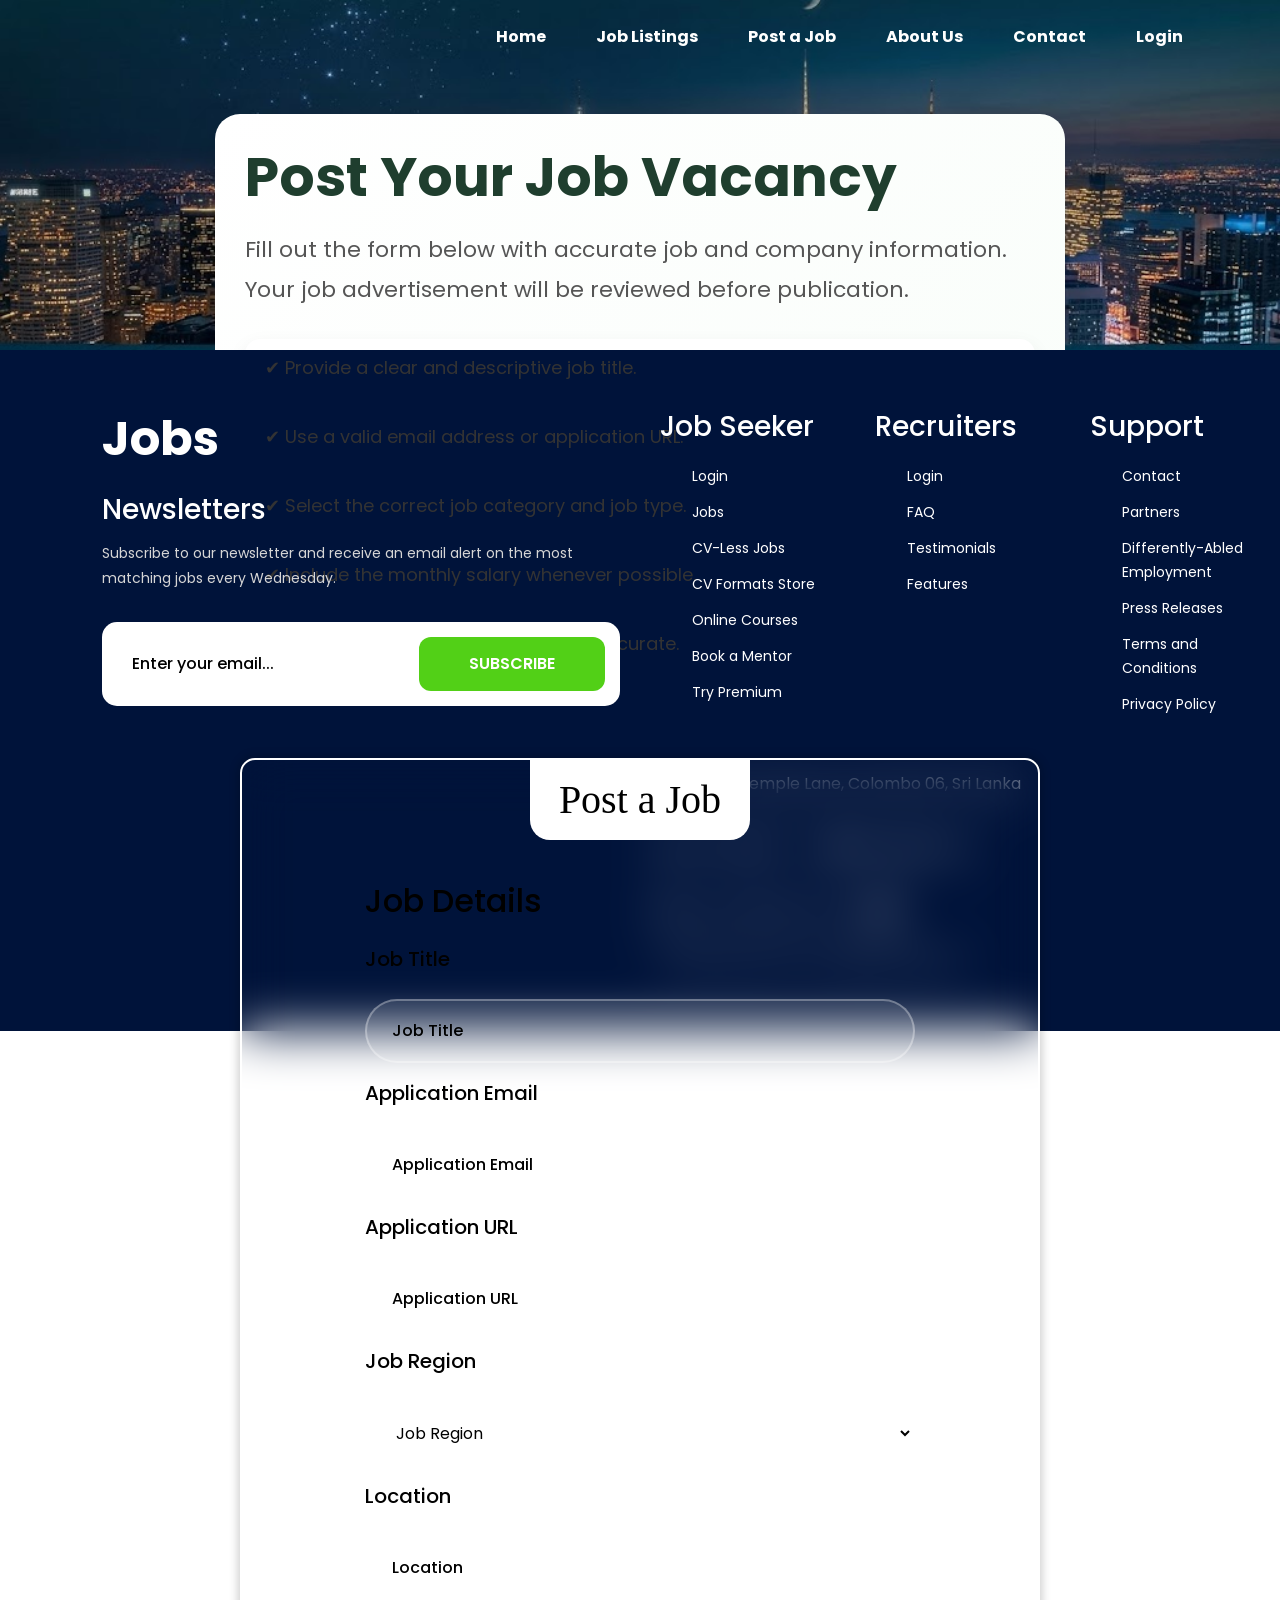
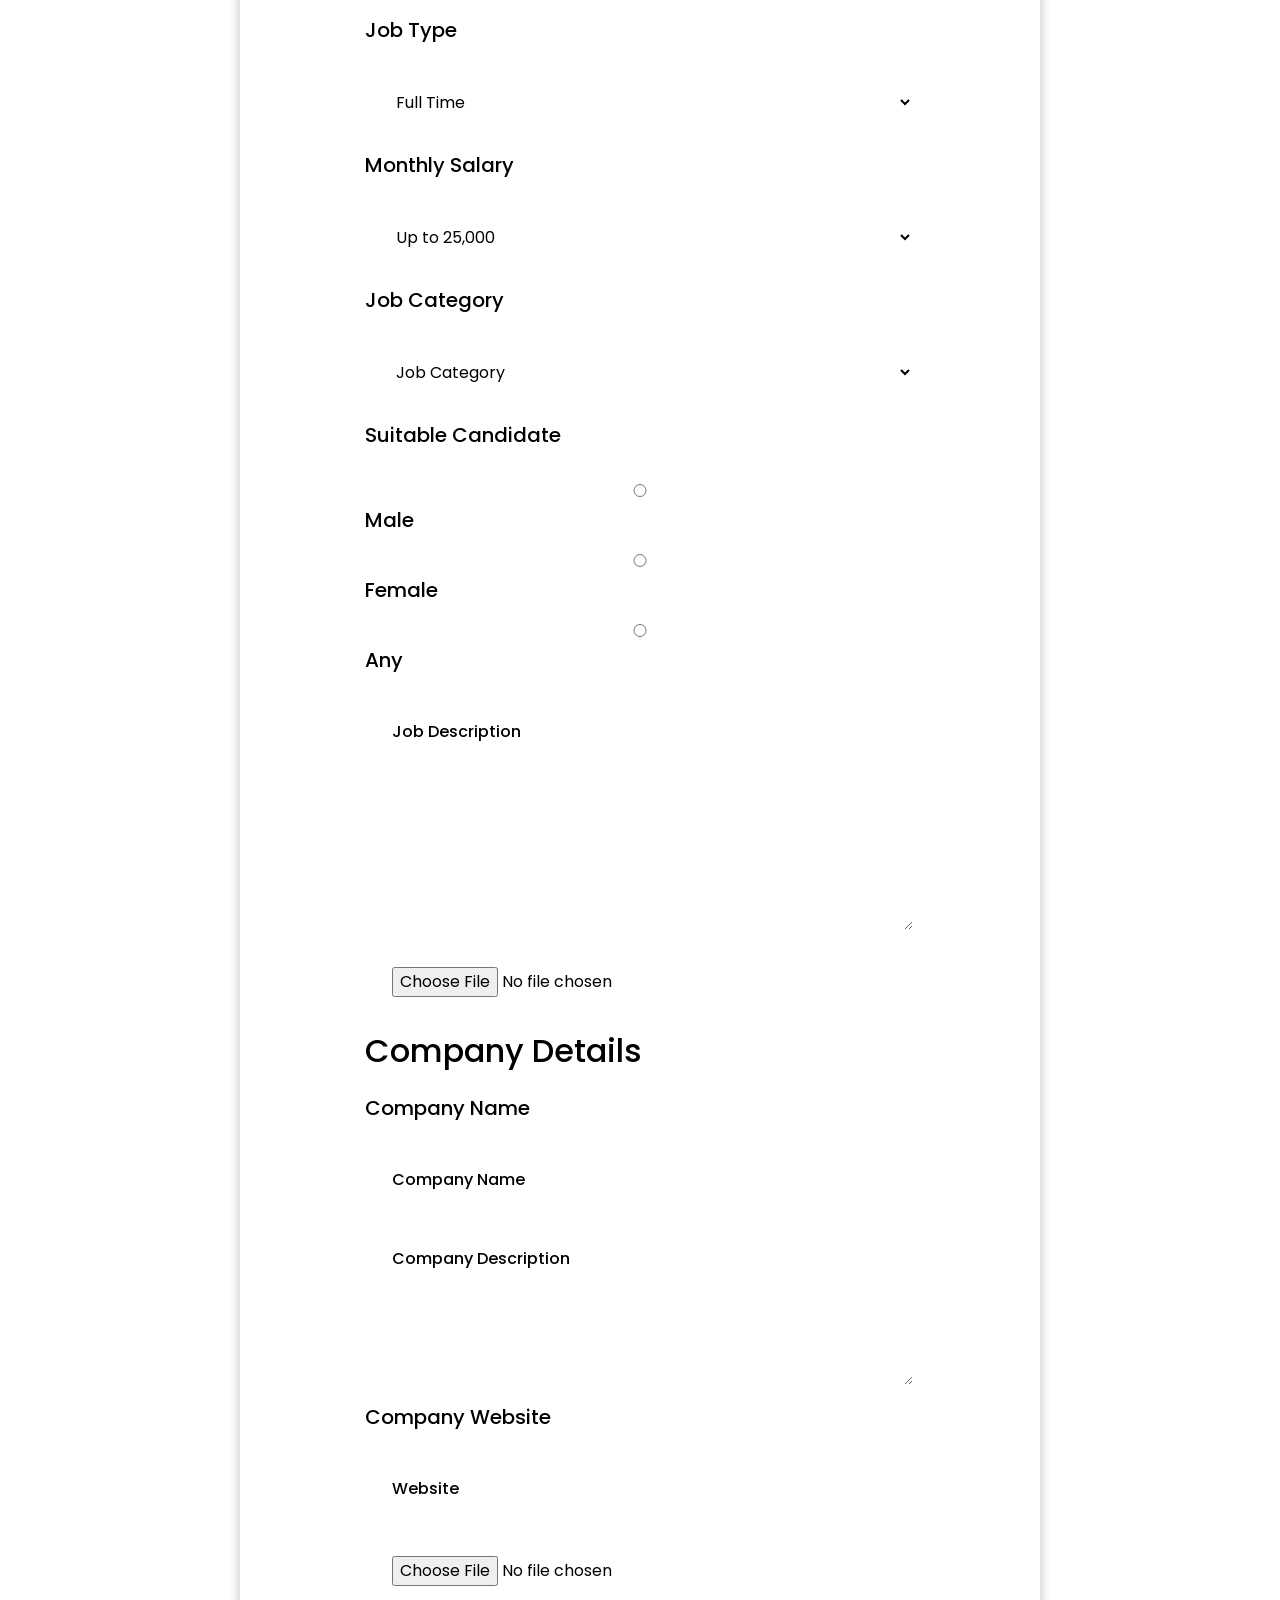
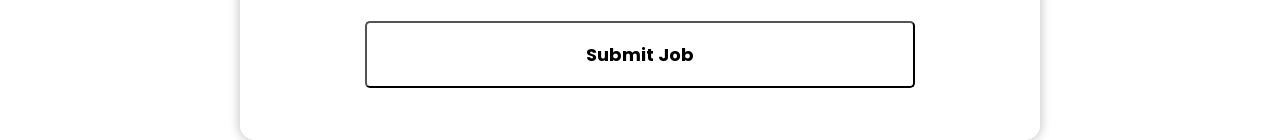
<file: jobpost-form.html>
<!DOCTYPE html>
<html lang="en">
<head>
    <meta charset="UTF-8">
    <meta name="viewport" content="width=device-width, initial-scale=1.0">
    <title>Document</title>
    <link rel="stylesheet" href="css/job-post.css">

        <link href="https://cdn.jsdelivr.net/npm/bootstrap@5.3.3/dist/css/bootstrap.min.css" rel="stylesheet"><!-- Bootstrap CSS -->

    <link rel="stylesheet"
    href="https://unpkg.com/boxicons@latest/css/boxicons.min.css">

   
    <link rel="stylesheet"
    href="https://cdnjs.cloudflare.com/ajax/libs/font-awesome/6.6.0/css/all.min.css">

    
    <link href="https://fonts.googleapis.com/css2?family=Poppins:wght@300;400;500;600;700&display=swap"
    rel="stylesheet">

    <link rel="stylesheet" href="css/style.css"> 

    <link rel="stylesheet" href="css/index.css">

</head>

<body>

    
    <header class="hero-section hero-jobpost-form">
             <!-- Navigation Bar Start -->
<nav class="navbar">
         <div class="container ">

        <ul>
                <li><a href="index.html">Home</a></li>
                <li><a href="jobs.html">Job Listings</a></li>
                <li><a href="job-post.html">Post a Job</a></li>
                <li><a href="about.html">About Us</a></li>
                <li><a href="contact.html">Contact</a></li>
                <li><a href="login.html">Login</a></li>
            </ul> 

            
             
        </div>
            

</nav>
<!-- Navigation Bar End -->


    

    <div class="job-form-container">
        <section>
        <div class="job-guide">
    <h2>Post Your Job Vacancy</h2>

    <p>
        Fill out the form below with accurate job and company information.
        Your job advertisement will be reviewed before publication.
    </p>

    <ul>
        <li>✔ Provide a clear and descriptive job title.</li>
        <li>✔ Use a valid email address or application URL.</li>
        <li>✔ Select the correct job category and job type.</li>
        <li>✔ Include the monthly salary whenever possible.</li>
        <li>✔ Ensure all company information is accurate.</li>
    </ul>
</div>
</section>
        <div class="form-box">

            <div class="form-header">
                <span>Post a Job</span>
            </div>
            <br><br><br>
        

        <form id="Jobform">

            <h2>Job Details</h2>
            <label for="job-title">Job Title</label>
            <input type="text" id="job-title" placeholder="Job Title" required>
            <label for="application-email">Application Email</label>
            <input type="email" id="application-email" placeholder="Application Email">
            <label for="application-url">Application URL</label>
            <input type="url" id="application-url" placeholder="Application URL">

            <label for="job-region">Job Region</label>
            <select id="job-region">
                <option>Job Region</option>
                <option>Local Jobs</option>
                <option>Foreign Jobs</option>
            </select>

            <label for="location">Location</label>
            <input type="text" id="location" placeholder="Location">

            <label for="job-type">Job Type</label>
            <select id="job-type">
                <option>Full Time</option>
                <option>Part Time</option>
                <option>Contract</option>
                <option>Internship</option>
                <option>Work From Home</option>
            </select>
            <label for="salary">Monthly Salary</label>
            <select id="salary">
                <option>Up to 25,000</option>
                <option>25,000 - 50,000</option>
                <option>50,000 - 100,000</option>
                <option>100,000+</option>
            </select>
            <label for="job-category">Job Category</label>
            <select id="job-category">
                <option>Job Category</option>
                <option>IT / Programming</option>
                <option>Accounting</option>
                <option>Marketing</option>
                <option>Engineering</option>
            </select>

            <label>Suitable Candidate</label>

            <div class="radio-group">
                <label><input type="radio" name="gender"> Male</label>
                <label><input type="radio" name="gender"> Female</label>
                <label><input type="radio" name="gender"> Any</label>
            </div>

            <textarea rows="8" placeholder="Job Description"></textarea>

            <input type="file">

            <h2>Company Details</h2>
            <label for="company-name">Company Name</label>
            <input type="text" id="company-name" placeholder="Company Name">

            <textarea rows="5" placeholder="Company Description"></textarea>
            <label for="company-website">Company Website</label>
            <input type="url" placeholder="Website">

            <input type="file">

            <button type="submit" class="btn-submit">Submit Job</button>

        </form>

    </div>
    </div>
</header>



<footer><!-- Footer Start -->

<div class="footer-container">

    
    <div class="footer-left">

        <h1>Jobs</h1>

        <h2>Newsletters</h2>

        <p>
            Subscribe to our newsletter and receive an email alert
            on the most matching jobs every Wednesday.
        </p>

        <div class="subscribe-box">

            <input type="email" placeholder="Enter your email...">

            <button>SUBSCRIBE</button>

        </div>

    </div>


    
    <div class="footer-right">

        <div class="links">

            <div class="column">

                <h3>Job Seeker</h3>

                <ul>
                    <li><a href="#">Login</a></li>
                    <li><a href="#">Jobs</a></li>
                    <li><a href="#">CV-Less Jobs</a></li>
                    <li><a href="#">CV Formats Store</a></li>
                    <li><a href="#">Online Courses</a></li>
                    <li><a href="#">Book a Mentor</a></li>
                    <li><a href="#">Try Premium</a></li>
                </ul>

            </div>


            <div class="column">

                <h3>Recruiters</h3>

                <ul>
                    <li><a href="#">Login</a></li>
                    <li><a href="#">FAQ</a></li>
                    <li><a href="#">Testimonials</a></li>
                    <li><a href="#">Features</a></li>
                </ul>

            </div>


            <div class="column">

                <h3>Support</h3>

                <ul>
                    <li><a href="#">Contact</a></li>
                    <li><a href="#">Partners</a></li>
                    <li><a href="#">Differently-Abled Employment</a></li>
                    <li><a href="#">Press Releases</a></li>
                    <li><a href="#">Terms and Conditions</a></li>
                    <li><a href="#">Privacy Policy</a></li>
                </ul>

            </div>

        </div>


        <div class="contact-info">

            <div>
                <i class="fa-solid fa-location-arrow"></i>
                417/B, Temple Lane, Colombo 06, Sri Lanka
            </div>

            <div>
                <i class="fa-solid fa-phone"></i>
                011-2345678
            </div>

            <div>
                <i class="fa-solid fa-envelope"></i>
                info@jobs.jobs
            </div>

        </div>


        <div class="social-icons">

            <i class="fa-brands fa-linkedin-in"></i>
            <i class="fa-brands fa-whatsapp"></i>
            <i class="fa-brands fa-facebook-f"></i>
            <i class="fa-brands fa-instagram"></i>
            <i class="fa-brands fa-x-twitter"></i>
            <i class="fa-brands fa-youtube"></i>

        </div>


        <div class="copyright">
            © 2026 Jobs.lk (Pvt) Ltd. All Rights Reserved
        </div>

    </div>

</div>

</footer><!-- Footer End -->
<script src="js/script.js"></script>
    <script src="js/jobpost-form.js"></script>
</body>
</html>
</file>
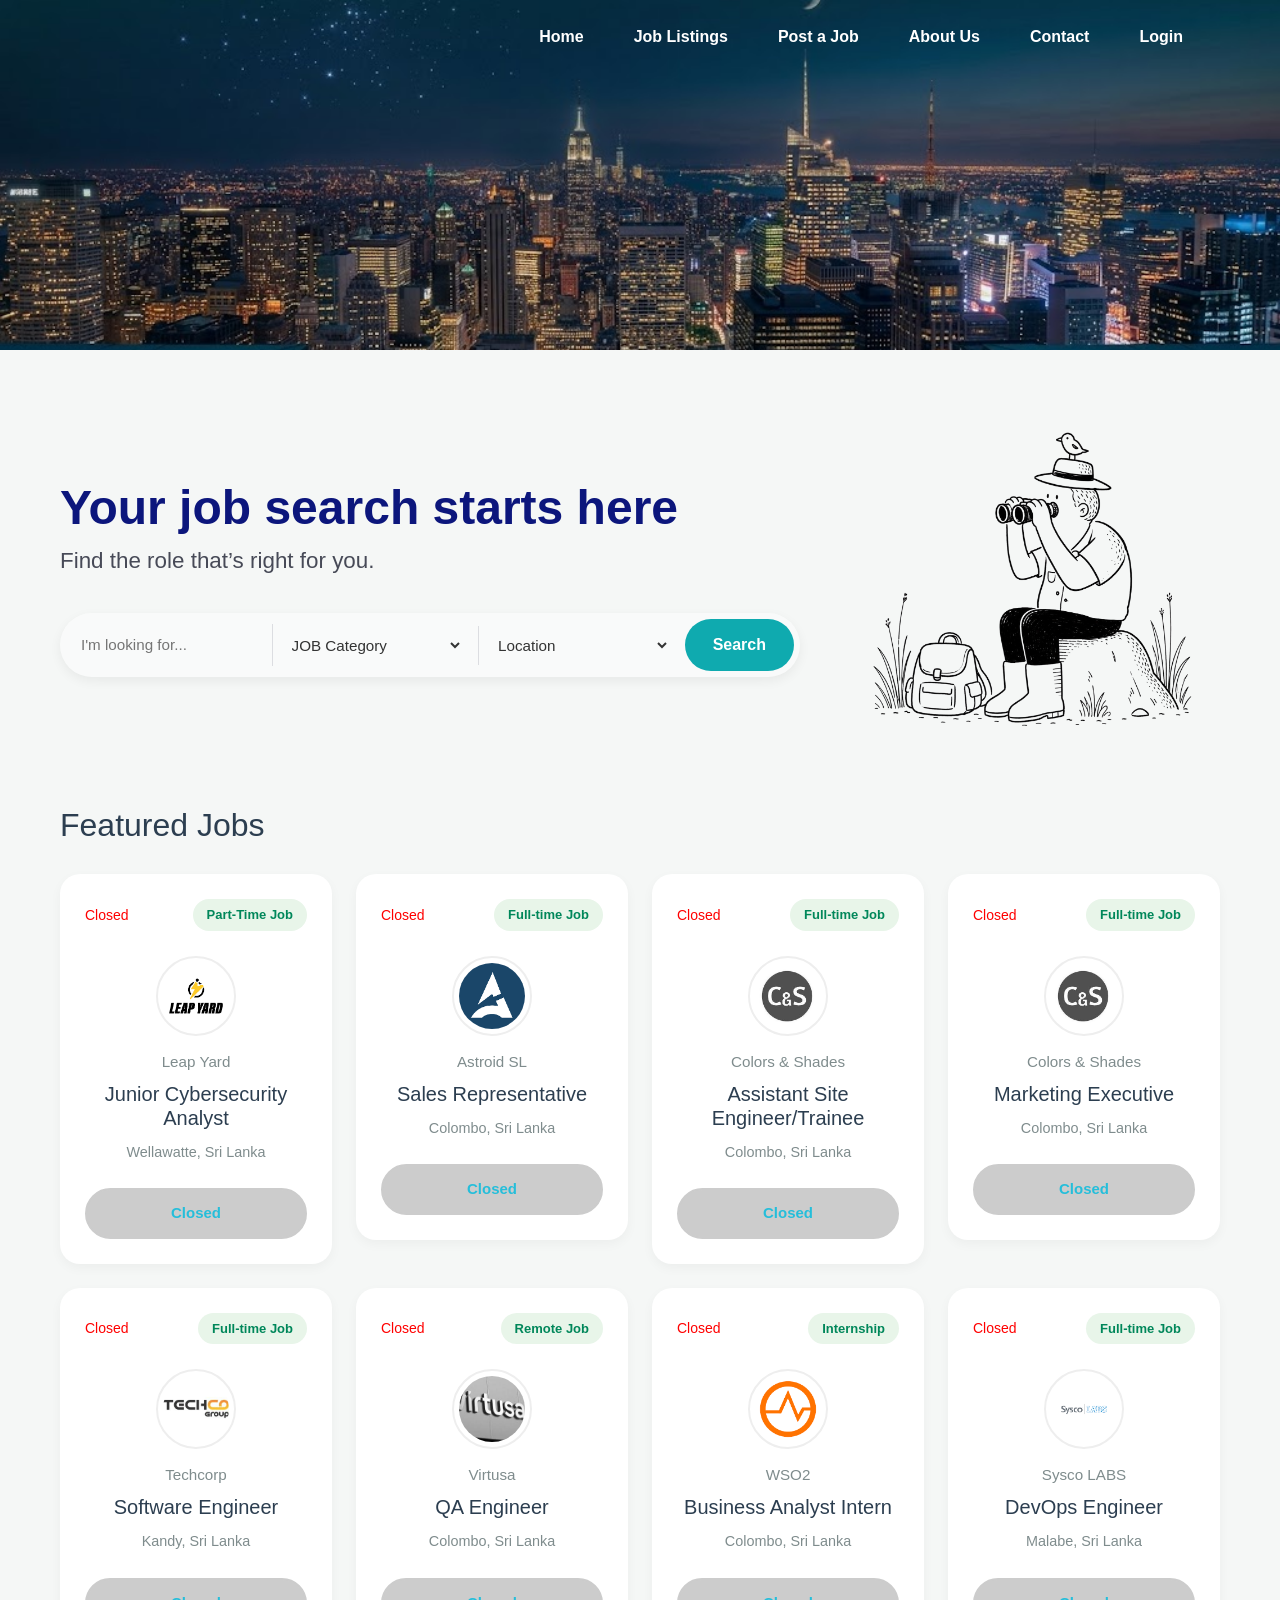
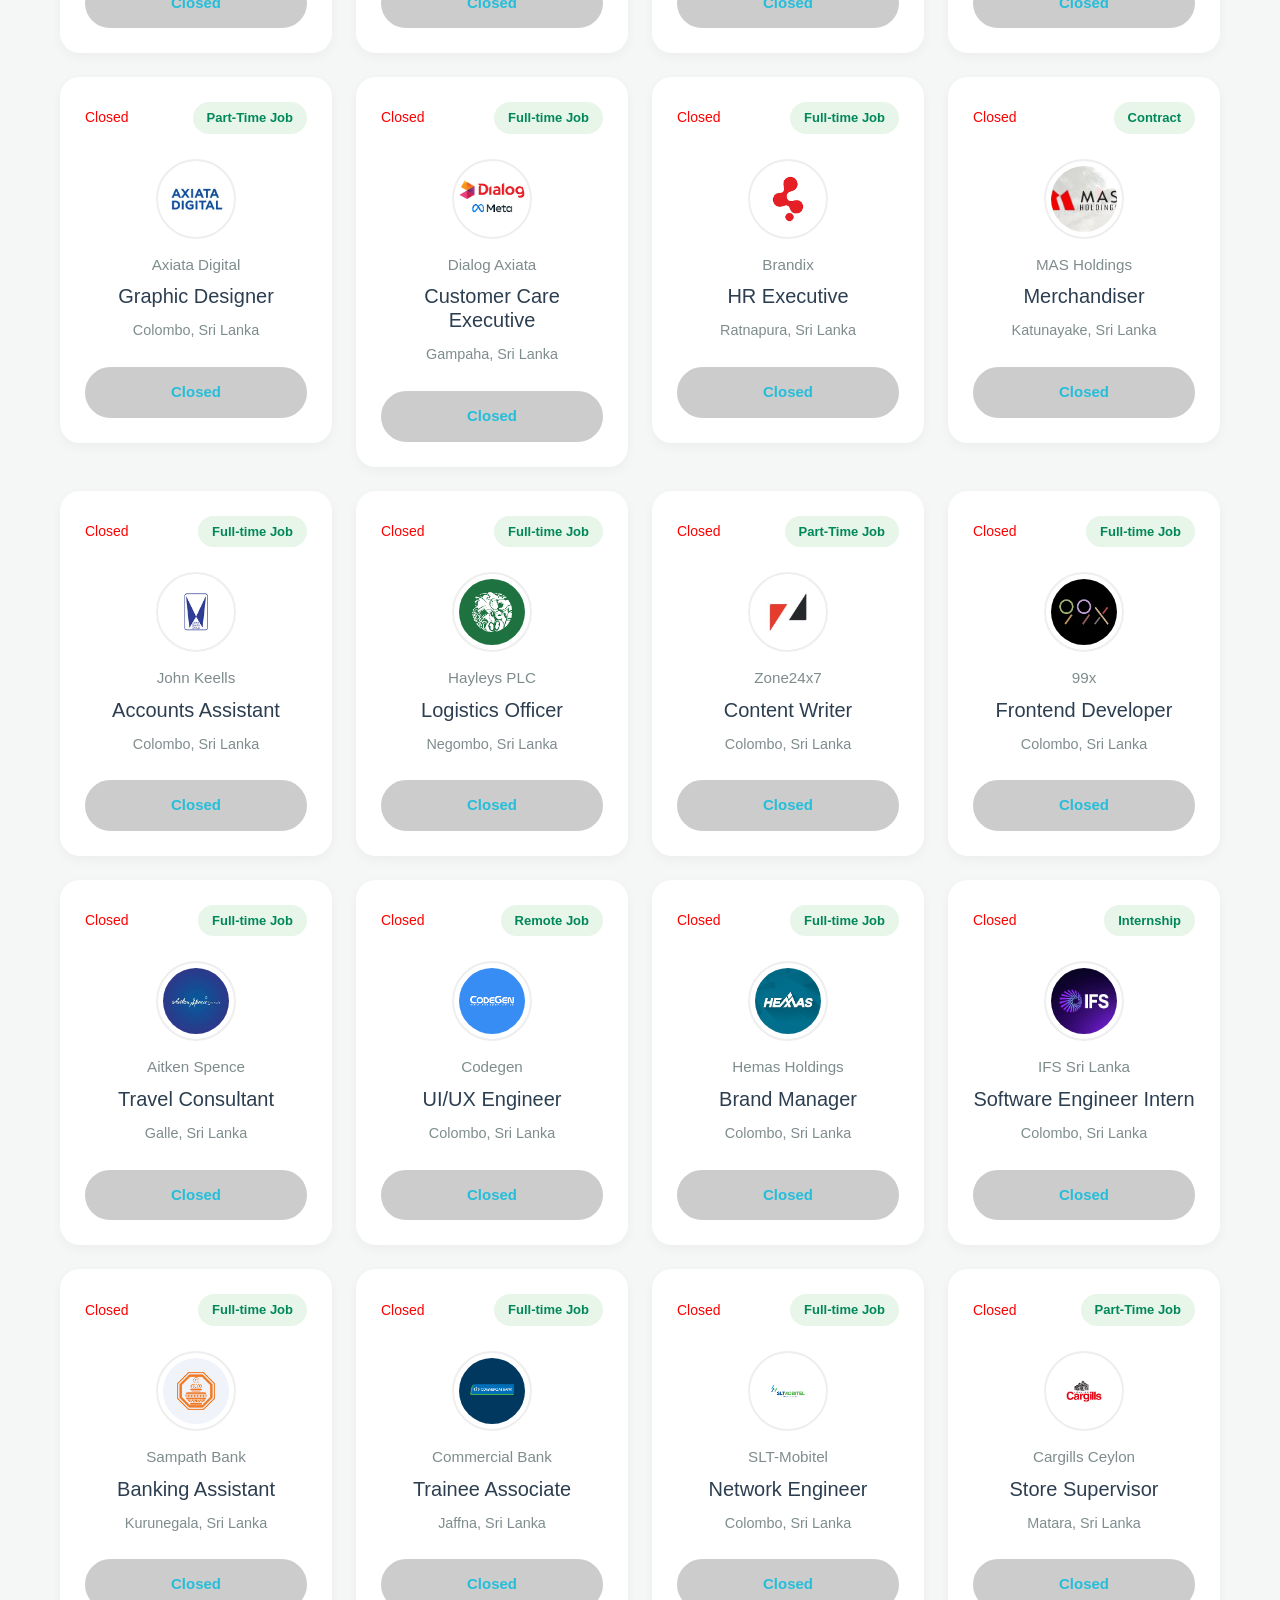
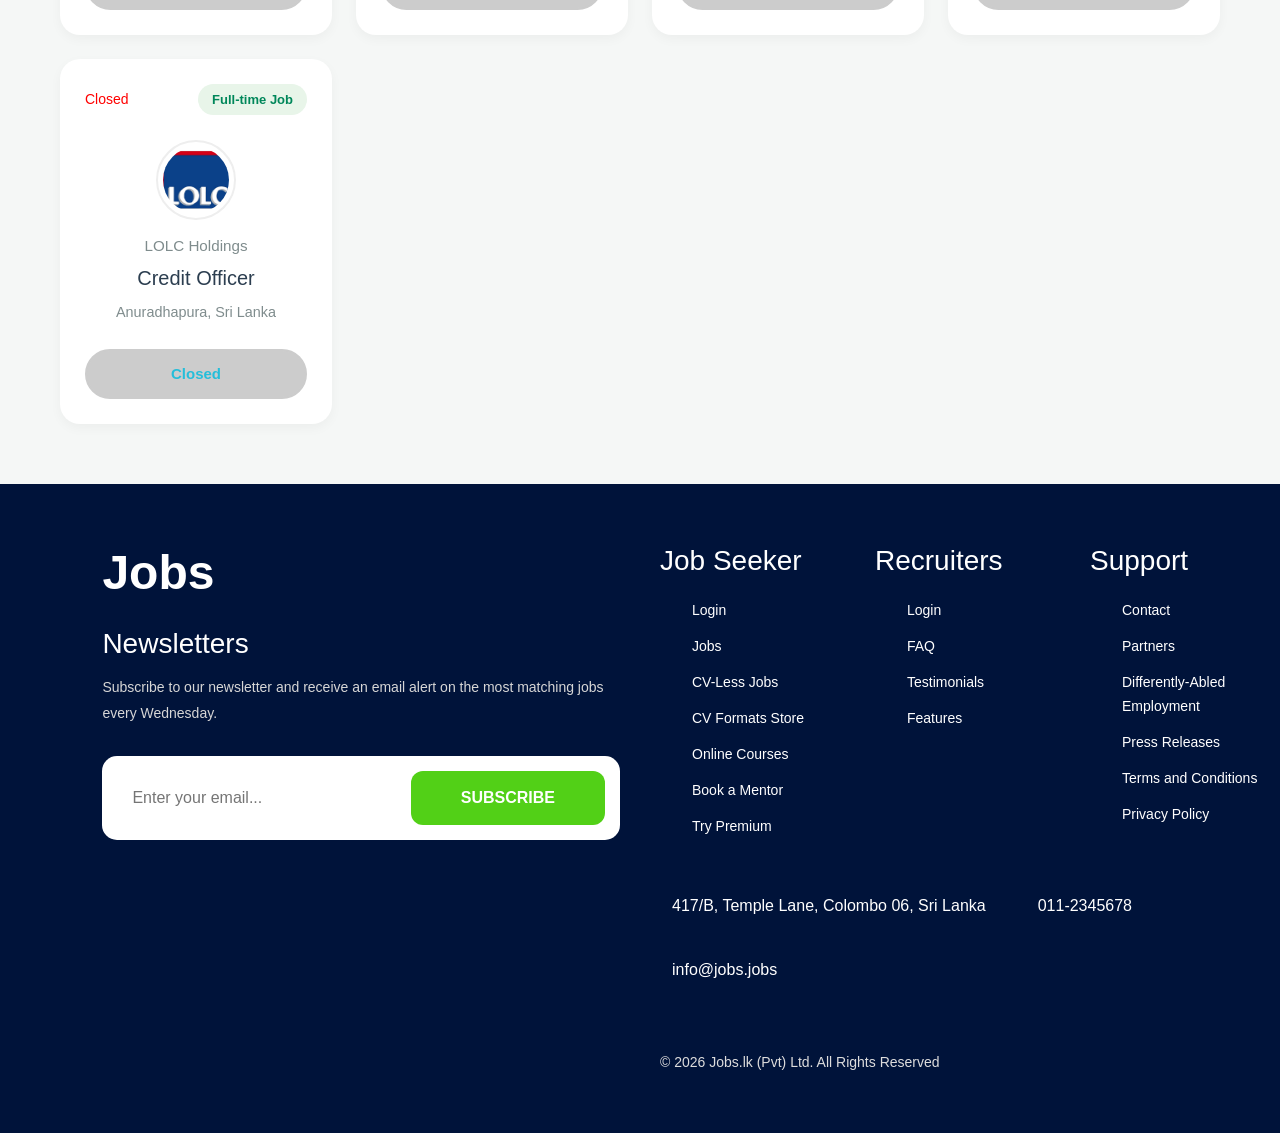
<file: jobs.html>
<!DOCTYPE html>
    <html lang="en">
    <head>
        <meta charset="UTF-8">
        <meta name="viewport" content="width=device-width, initial-scale=1.0">
        <title>Document</title>

        <!-- Bootstrap -->
        <link href="https://cdn.jsdelivr.net/npm/bootstrap@5.3.3/dist/css/bootstrap.min.css" rel="stylesheet">


        <!-- CSS -->
        <link rel="stylesheet" href="css/style.css">
        <link rel="stylesheet" href="css/jobs.css">
        
    </head>
    <body>

        <script src="js/script.js"></script>
        <header class="hero-section hero-jobs">
                <!-- Navigation Bar Start -->
    <nav class="navbar">
            <div class="container">

            <ul>
                    <li><a href="index.html">Home</a></li>
                    <li><a href="jobs.html">Job Listings</a></li>
                    <li><a href="job-post.html">Post a Job</a></li>
                    <li><a href="about.html">About Us</a></li>
                    <li><a href="contact.html">Contact</a></li>
                    <li><a href="login.html">Login</a></li>
                </ul> 

                
                
            </div>
                <!-- Navigation Bar End -->
    </nav>
        </header>

        
        
                <!-- Search Bar -->
    <div class="hero-container">
        
        <div class="hero-text-section">
        <h1 class="hero-title">Your job search starts here</h1>
        <p class="hero-subtitle">Find the role that’s right for you.</p>

        <form class="search-bar">
            
            <div class="search-column">
            <input type="text" placeholder="I'm looking for..." required>
            </div>

            <div class="search-column">
            <select required>
                <option value="" disabled selected>JOB Category</option>
                <option value="tech">Technology & Software</option>
                <option value="design">Design & Creative</option>
                <option value="marketing">Marketing & Sales</option>
                <option value="finance">Finance & Business</option>
            </select>
            </div>

            <div class="search-column">
            <select required>
                <option value="" disabled selected>Location</option>
                <option value="remote">Remote</option>
                <option value="new-york">Colombo</option>
                <option value="san-francisco">Kandy</option>
                <option value="london">Galle</option>
            </select>
            </div>

            <button type="submit" class="search-button">Search</button>
            
        </form>
        </div>

        <div class="hero-image-section">
        <img src="images/banners/jobs image.png" alt="Job Search Illustration">
        </div>

    </div>

    <div class="jobs-container">
    <h2>Featured Jobs</h2>

    <div class="row g-4">

        <!-- Card 1 -->
        <div class="col-12 col-sm-6 col-lg-4 col-xl-3">
            <div class="job-card" data-deadline="2026-07-13">
                <div class="top-row">
                    <span class="days"><i class="bi bi-clock"></i> Loading...</span>
                    <span class="job-type">Part-Time Job</span>
                </div>
                <img src="images\companies\Leap Yard.png" alt="Company Logo">
                <p class="company">Leap Yard</p>
                <h3>Junior Cybersecurity Analyst</h3>
                <p class="location"><i class="bi bi-geo-alt"></i> Wellawatte, Sri Lanka</p>
                <a href="application-status.html"><button class="apply-btn">Apply Now</button></a>
            </div>
        </div>

        <!-- Card 2 -->
        <div class="col-12 col-sm-6 col-lg-4 col-xl-3">
            <div class="job-card" data-deadline="2026-07-13">
                <div class="top-row">
                    <span class="days"><i class="bi bi-clock"></i> Loading...</span>
                    <span class="job-type">Full-time Job</span>
                </div>
                <img src="images\companies\Astroid SL.png" alt="Company Logo">
                <p class="company">Astroid SL</p>
                <h3>Sales Representative</h3>
                <p class="location"><i class="bi bi-geo-alt"></i> Colombo, Sri Lanka</p>
                <a href="application-status.html"><button class="apply-btn">Apply Now</button></a>
            </div>
        </div>

        <!-- Card 3 -->
        <div class="col-12 col-sm-6 col-lg-4 col-xl-3">
            <div class="job-card" data-deadline="2026-07-13">
                <div class="top-row">
                    <span class="days"><i class="bi bi-clock"></i> Loading...</span>
                    <span class="job-type">Full-time Job</span>
                </div>
                <img src="images\companies\Colors & Shades.jpeg" alt="Company Logo">
                <p class="company">Colors & Shades</p>
                <h3>Assistant Site Engineer/Trainee</h3>
                <p class="location"><i class="bi bi-geo-alt"></i> Colombo, Sri Lanka</p>
                <a href="application-status.html"><button class="apply-btn">Apply Now</button></a>
            </div>
        </div>

        <!-- Card 4 -->
        <div class="col-12 col-sm-6 col-lg-4 col-xl-3">
            <div class="job-card" data-deadline="2026-06-28">
                <div class="top-row">
                    <span class="days"><i class="bi bi-clock"></i> Loading...</span>
                    <span class="job-type">Full-time Job</span>
                </div>
                <img src="images\companies\Colors & Shades.jpeg" alt="Company Logo">
                <p class="company">Colors & Shades</p>
                <h3>Marketing Executive</h3>
                <p class="location"><i class="bi bi-geo-alt"></i> Colombo, Sri Lanka</p>
                <a href="application-status.html"><button class="apply-btn">Apply Now</button></a>
            </div>
        </div>

        <!-- Card 5 -->
        <div class="col-12 col-sm-6 col-lg-4 col-xl-3">
            <div class="job-card" data-deadline="2026-06-19">
                <div class="top-row">
                    <span class="days"><i class="bi bi-clock"></i> Loading...</span>
                    <span class="job-type">Full-time Job</span>
                </div>
                <img src="images\companies\Techcorp.jpeg" alt="Company Logo">
                <p class="company">Techcorp</p>
                <h3>Software Engineer</h3>
                <p class="location"><i class="bi bi-geo-alt"></i> Kandy, Sri Lanka</p>
                <a href="application-status.html"><button class="apply-btn">Apply Now</button></a>
            </div>
        </div>

        <!-- Card 6 -->
        <div class="col-12 col-sm-6 col-lg-4 col-xl-3">
            <div class="job-card" data-deadline="2026-07-05">
                <div class="top-row">
                    <span class="days"><i class="bi bi-clock"></i> Loading...</span>
                    <span class="job-type">Remote Job</span>
                </div>
                <img src="images\companies\Virtusa.jpeg" alt="Company Logo">
                <p class="company">Virtusa</p>
                <h3>QA Engineer</h3>
                <p class="location"><i class="bi bi-geo-alt"></i> Colombo, Sri Lanka</p>
                <a href="application-status.html"><button class="apply-btn">Apply Now</button></a>
            </div>
        </div>

        <!-- Card 7 -->
        <div class="col-12 col-sm-6 col-lg-4 col-xl-3">
            <div class="job-card" data-deadline="2026-06-24">
                <div class="top-row">
                    <span class="days"><i class="bi bi-clock"></i> Loading...</span>
                    <span class="job-type">Internship</span>
                </div>
                <img src="images\companies\WSO2.png" alt="Company Logo">
                <p class="company">WSO2</p>
                <h3>Business Analyst Intern</h3>
                <p class="location"><i class="bi bi-geo-alt"></i> Colombo, Sri Lanka</p>
                <a href="application-status.html"><button class="apply-btn">Apply Now</button></a>
            </div>
        </div>

        <!-- Card 8 -->
        <div class="col-12 col-sm-6 col-lg-4 col-xl-3">
            <div class="job-card" data-deadline="2026-06-26">
                <div class="top-row">
                    <span class="days"><i class="bi bi-clock"></i> Loading...</span>
                    <span class="job-type">Full-time Job</span>
                </div>
                <img src="images\companies\Sysco LABS.png" alt="Company Logo">
                <p class="company">Sysco LABS</p>
                <h3>DevOps Engineer</h3>
                <p class="location"><i class="bi bi-geo-alt"></i> Malabe, Sri Lanka</p>
                <a href="application-status.html"><button class="apply-btn">Apply Now</button></a>
            </div>
        </div>

        <!-- Card 9 -->
        <div class="col-12 col-sm-6 col-lg-4 col-xl-3">
            <div class="job-card" data-deadline="2026-07-14">
                <div class="top-row">
                    <span class="days"><i class="bi bi-clock"></i> Loading...</span>
                    <span class="job-type">Part-Time Job</span>
                </div>
                <img src="images\companies\Axiata Digital.jpeg" alt="Company Logo">
                <p class="company">Axiata Digital</p>
                <h3>Graphic Designer</h3>
                <p class="location"><i class="bi bi-geo-alt"></i> Colombo, Sri Lanka</p>
                <a href="application-status.html"><button class="apply-btn">Apply Now</button></a>
            </div>
        </div>

        <!-- Card 10 -->
        <div class="col-12 col-sm-6 col-lg-4 col-xl-3">
            <div class="job-card" data-deadline="2026-06-22">
                <div class="top-row">
                    <span class="days"><i class="bi bi-clock"></i> Loading...</span>
                    <span class="job-type">Full-time Job</span>
                </div>
                <img src="images\companies\Dialog Axiata.png" alt="Company Logo">
                <p class="company">Dialog Axiata</p>
                <h3>Customer Care Executive</h3>
                <p class="location"><i class="bi bi-geo-alt"></i> Gampaha, Sri Lanka</p>
                <a href="application-status.html"><button class="apply-btn">Apply Now</button></a>
            </div>
        </div>

        <!-- Card 11 -->
        <div class="col-12 col-sm-6 col-lg-4 col-xl-3">
            <div class="job-card" data-deadline="2026-06-29">
                <div class="top-row">
                    <span class="days"><i class="bi bi-clock"></i> Loading...</span>
                    <span class="job-type">Full-time Job</span>
                </div>
                <img src="images\companies\Brandix.png" alt="Company Logo">
                <p class="company">Brandix</p>
                <h3>HR Executive</h3>
                <p class="location"><i class="bi bi-geo-alt"></i> Ratnapura, Sri Lanka</p>
                <a href="application-status.html"><button class="apply-btn">Apply Now</button></a>
            </div>
        </div>

        <!-- Card 12 -->
        <div class="col-12 col-sm-6 col-lg-4 col-xl-3">
            <div class="job-card" data-deadline="2026-07-02">
                <div class="top-row">
                    <span class="days"><i class="bi bi-clock"></i> Loading...</span>
                    <span class="job-type">Contract</span>
                </div>
                <img src="images\companies\MAS Holdings.jpeg" alt="Company Logo">
                <p class="company">MAS Holdings</p>
                <h3>Merchandiser</h3>
                <p class="location"><i class="bi bi-geo-alt"></i> Katunayake, Sri Lanka</p>
                <a href="application-status.html"><button class="apply-btn">Apply Now</button></a>
            </div>
        </div>

        <!-- Card 13 -->
        <div class="col-12 col-sm-6 col-lg-4 col-xl-3">
            <div class="job-card" data-deadline="2026-07-09">
                <div class="top-row">
                    <span class="days"><i class="bi bi-clock"></i> Loading...</span>
                    <span class="job-type">Full-time Job</span>
                </div>
                <img src="images\companies\John Keells.png" alt="Company Logo">
                <p class="company">John Keells</p>
                <h3>Accounts Assistant</h3>
                <p class="location"><i class="bi bi-geo-alt"></i> Colombo, Sri Lanka</p>
                <a href="application-status.html"><button class="apply-btn">Apply Now</button></a>
            </div>
        </div>

        <!-- Card 14 -->
        <div class="col-12 col-sm-6 col-lg-4 col-xl-3">
            <div class="job-card" data-deadline="2026-06-18">
                <div class="top-row">
                    <span class="days"><i class="bi bi-clock"></i> Loading...</span>
                    <span class="job-type">Full-time Job</span>
                </div>
                <img src="images\companies\Hayleys PLC.png" alt="Company Logo">
                <p class="company">Hayleys PLC</p>
                <h3>Logistics Officer</h3>
                <p class="location"><i class="bi bi-geo-alt"></i> Negombo, Sri Lanka</p>
                <a href="application-status.html"><button class="apply-btn">Apply Now</button></a>
            </div>
        </div>

        <!-- Card 15 -->
        <div class="col-12 col-sm-6 col-lg-4 col-xl-3">
            <div class="job-card" data-deadline="2026-07-04">
                <div class="top-row">
                    <span class="days"><i class="bi bi-clock"></i> Loading...</span>
                    <span class="job-type">Part-Time Job</span>
                </div>
                <img src="images\companies\Zone24x7.jpeg" alt="Company Logo">
                <p class="company">Zone24x7</p>
                <h3>Content Writer</h3>
                <p class="location"><i class="bi bi-geo-alt"></i> Colombo, Sri Lanka</p>
                <a href="application-status.html"><button class="apply-btn">Apply Now</button></a>
            </div>
        </div>

        <!-- Card 16 -->
        <div class="col-12 col-sm-6 col-lg-4 col-xl-3">
            <div class="job-card" data-deadline="2026-06-21">
                <div class="top-row">
                    <span class="days"><i class="bi bi-clock"></i> Loading...</span>
                    <span class="job-type">Full-time Job</span>
                </div>
                <img src="images\companies\99x.png" alt="Company Logo">
                <p class="company">99x</p>
                <h3>Frontend Developer</h3>
                <p class="location"><i class="bi bi-geo-alt"></i> Colombo, Sri Lanka</p>
                <a href="application-status.html"><button class="apply-btn">Apply Now</button></a>
            </div>
        </div>

        <!-- Card 17 -->
        <div class="col-12 col-sm-6 col-lg-4 col-xl-3">
            <div class="job-card" data-deadline="2026-06-25">
                <div class="top-row">
                    <span class="days"><i class="bi bi-clock"></i> Loading...</span>
                    <span class="job-type">Full-time Job</span>
                </div>
                <img src="images\companies\Aitken Spence.jpeg" alt="Company Logo">
                <p class="company">Aitken Spence</p>
                <h3>Travel Consultant</h3>
                <p class="location"><i class="bi bi-geo-alt"></i> Galle, Sri Lanka</p>
                <a href="application-status.html"><button class="apply-btn">Apply Now</button></a>
            </div>
        </div>

        <!-- Card 18 -->
        <div class="col-12 col-sm-6 col-lg-4 col-xl-3">
            <div class="job-card" data-deadline="2026-06-30">
                <div class="top-row">
                    <span class="days"><i class="bi bi-clock"></i> Loading...</span>
                    <span class="job-type">Remote Job</span>
                </div>
                <img src="images\companies\Codegen.png" alt="Company Logo">
                <p class="company">Codegen</p>
                <h3>UI/UX Engineer</h3>
                <p class="location"><i class="bi bi-geo-alt"></i> Colombo, Sri Lanka</p>
                <a href="application-status.html"><button class="apply-btn">Apply Now</button></a>
            </div>
        </div>

        <!-- Card 19 -->
        <div class="col-12 col-sm-6 col-lg-4 col-xl-3">
            <div class="job-card" data-deadline="2026-06-17">
                <div class="top-row">
                    <span class="days"><i class="bi bi-clock"></i> Loading...</span>
                    <span class="job-type">Full-time Job</span>
                </div>
                <img src="images\companies\Hemas Holdings.jpeg" alt="Company Logo">
                <p class="company">Hemas Holdings</p>
                <h3>Brand Manager</h3>
                <p class="location"><i class="bi bi-geo-alt"></i> Colombo, Sri Lanka</p>
                <a href="application-status.html"><button class="apply-btn">Apply Now</button></a>
            </div>
        </div>

        <!-- Card 20 -->
        <div class="col-12 col-sm-6 col-lg-4 col-xl-3">
            <div class="job-card" data-deadline="2026-07-06">
                <div class="top-row">
                    <span class="days"><i class="bi bi-clock"></i> Loading...</span>
                    <span class="job-type">Internship</span>
                </div>
                <img src="images\companies\IFS Sri Lanka.jpeg" alt="Company Logo">
                <p class="company">IFS Sri Lanka</p>
                <h3>Software Engineer Intern</h3>
                <p class="location"><i class="bi bi-geo-alt"></i> Colombo, Sri Lanka</p>
                <a href="application-status.html"><button class="apply-btn">Apply Now</button></a>
            </div>
        </div>

        <!-- Card 21 -->
        <div class="col-12 col-sm-6 col-lg-4 col-xl-3">
            <div class="job-card" data-deadline="2026-06-23">
                <div class="top-row">
                    <span class="days"><i class="bi bi-clock"></i> Loading...</span>
                    <span class="job-type">Full-time Job</span>
                </div>
                <img src="images\companies\Sampath Bank.png" alt="Company Logo">
                <p class="company">Sampath Bank</p>
                <h3>Banking Assistant</h3>
                <p class="location"><i class="bi bi-geo-alt"></i> Kurunegala, Sri Lanka</p>
                <a href="application-status.html"><button class="apply-btn">Apply Now</button></a>
            </div>
        </div>

        <!-- Card 22 -->
        <div class="col-12 col-sm-6 col-lg-4 col-xl-3">
            <div class="job-card" data-deadline="2026-06-27">
                <div class="top-row">
                    <span class="days"><i class="bi bi-clock"></i> Loading...</span>
                    <span class="job-type">Full-time Job</span>
                </div>
                <img src="images\companies\Commercial Bank.png" alt="Company Logo">
                <p class="company">Commercial Bank</p>
                <h3>Trainee Associate</h3>
                <p class="location"><i class="bi bi-geo-alt"></i> Jaffna, Sri Lanka</p>
                <a href="application-status.html"><button class="apply-btn">Apply Now</button></a>
            </div>
        </div>

        <!-- Card 23 -->
        <div class="col-12 col-sm-6 col-lg-4 col-xl-3">
            <div class="job-card" data-deadline="2026-07-11">
                <div class="top-row">
                    <span class="days"><i class="bi bi-clock"></i> Loading...</span>
                    <span class="job-type">Full-time Job</span>
                </div>
                <img src="images\companies\SLT-Mobitel.png" alt="Company Logo">
                <p class="company">SLT-Mobitel</p>
                <h3>Network Engineer</h3>
                <p class="location"><i class="bi bi-geo-alt"></i> Colombo, Sri Lanka</p>
                <a href="application-status.html"><button class="apply-btn">Apply Now</button></a>
            </div>
        </div>

        <!-- Card 24 -->
        <div class="col-12 col-sm-6 col-lg-4 col-xl-3">
            <div class="job-card" data-deadline="2026-06-20">
                <div class="top-row">
                    <span class="days"><i class="bi bi-clock"></i> Loading...</span>
                    <span class="job-type">Part-Time Job</span>
                </div>
                <img src="images\companies\Cargills Ceylon.png" alt="Company Logo">
                <p class="company">Cargills Ceylon</p>
                <h3>Store Supervisor</h3>
                <p class="location"><i class="bi bi-geo-alt"></i> Matara, Sri Lanka</p>
                <a href="application-status.html"><button class="apply-btn">Apply Now</button></a>
            </div>
        </div>

        <!-- Card 25 -->
        <div class="col-12 col-sm-6 col-lg-4 col-xl-3">
            <div class="job-card" data-deadline="2026-07-01">
                <div class="top-row">
                    <span class="days"><i class="bi bi-clock"></i> Loading...</span>
                    <span class="job-type">Full-time Job</span>
                </div>
                <img src="images\companies\LOLC Holdings.png" alt="Company Logo">
                <p class="company">LOLC Holdings</p>
                <h3>Credit Officer</h3>
                <p class="location"><i class="bi bi-geo-alt"></i> Anuradhapura, Sri Lanka</p>
                <a href="application-status.html"><button class="apply-btn">Apply Now</button></a>
            </div>
        </div>

    </div>
</div>
    <footer><!-- Footer Start -->

    <div class="footer-container">

        
        <div class="footer-left">

            <h1>Jobs</h1>

            <h2>Newsletters</h2>

            <p>
                Subscribe to our newsletter and receive an email alert
                on the most matching jobs every Wednesday.
            </p>

            <div class="subscribe-box">

                <input type="email" placeholder="Enter your email...">

                <button>SUBSCRIBE</button>

            </div>

        </div>


        
        <div class="footer-right">

            <div class="links">

                <div class="column">

                    <h3>Job Seeker</h3>

                    <ul>
                        <li><a href="#">Login</a></li>
                        <li><a href="#">Jobs</a></li>
                        <li><a href="#">CV-Less Jobs</a></li>
                        <li><a href="#">CV Formats Store</a></li>
                        <li><a href="#">Online Courses</a></li>
                        <li><a href="#">Book a Mentor</a></li>
                        <li><a href="#">Try Premium</a></li>
                    </ul>

                </div>


                <div class="column">

                    <h3>Recruiters</h3>

                    <ul>
                        <li><a href="#">Login</a></li>
                        <li><a href="#">FAQ</a></li>
                        <li><a href="#">Testimonials</a></li>
                        <li><a href="#">Features</a></li>
                    </ul>

                </div>


                <div class="column">

                    <h3>Support</h3>

                    <ul>
                        <li><a href="#">Contact</a></li>
                        <li><a href="#">Partners</a></li>
                        <li><a href="#">Differently-Abled Employment</a></li>
                        <li><a href="#">Press Releases</a></li>
                        <li><a href="#">Terms and Conditions</a></li>
                        <li><a href="#">Privacy Policy</a></li>
                    </ul>

                </div>

            </div>


            <div class="contact-info">

                <div>
                    <i class="fa-solid fa-location-arrow"></i>
                    417/B, Temple Lane, Colombo 06, Sri Lanka
                </div>

                <div>
                    <i class="fa-solid fa-phone"></i>
                    011-2345678
                </div>

                <div>
                    <i class="fa-solid fa-envelope"></i>
                    info@jobs.jobs
                </div>

            </div>


            <div class="social-icons">

                <i class="fa-brands fa-linkedin-in"></i>
                <i class="fa-brands fa-whatsapp"></i>
                <i class="fa-brands fa-facebook-f"></i>
                <i class="fa-brands fa-instagram"></i>
                <i class="fa-brands fa-x-twitter"></i>
                <i class="fa-brands fa-youtube"></i>

            </div>


            <div class="copyright">
                © 2026 Jobs.lk (Pvt) Ltd. All Rights Reserved
            </div>

        </div>

    </div>

    </footer>

    <!-- date on validation -->
    <script>
    // Find all job cards and update the deadline display dynamically.
    let cards = document.querySelectorAll('.job-card');

    for (let i = 0; i < cards.length; i++) {
        let currentCard = cards[i];
        
        let daysText = currentCard.querySelector('.days');
        let button = currentCard.querySelector('.apply-btn');
        let deadlineString = currentCard.getAttribute('data-deadline');
        
        if (deadlineString !== null) {
            // Calculate remaining days
            let today = new Date(); 
            let closingDate = new Date(deadlineString); 
            
            let timeDifference = (closingDate)  - today;
            let daysLeft = Math.ceil(timeDifference / (1000 * 60 * 60 * 24));
            
            // Update UI based on days left
            if (daysLeft > 0) {
                daysText.innerHTML = "<i class='bi bi-clock'></i> " + daysLeft + " days left";
            } else {
                daysText.innerHTML = "<i class='bi bi-clock'></i> Closed";
                daysText.style.color = "red"; 
                
                // Disable button if deadline is passed
                if (button !== null) {
                    button.innerText = "Closed";
                    button.disabled = true;
                    button.style.backgroundColor = "#ccc"; 
                    button.style.borderColor = "#ccc";
                    button.style.cursor = "not-allowed";
                }
            }
        }
    }
</script>
    <script src="https://cdn.jsdelivr.net/npm/bootstrap@5.3.8/dist/js/bootstrap.bundle.min.js"></script>        
    </body>
    </html>
</file>
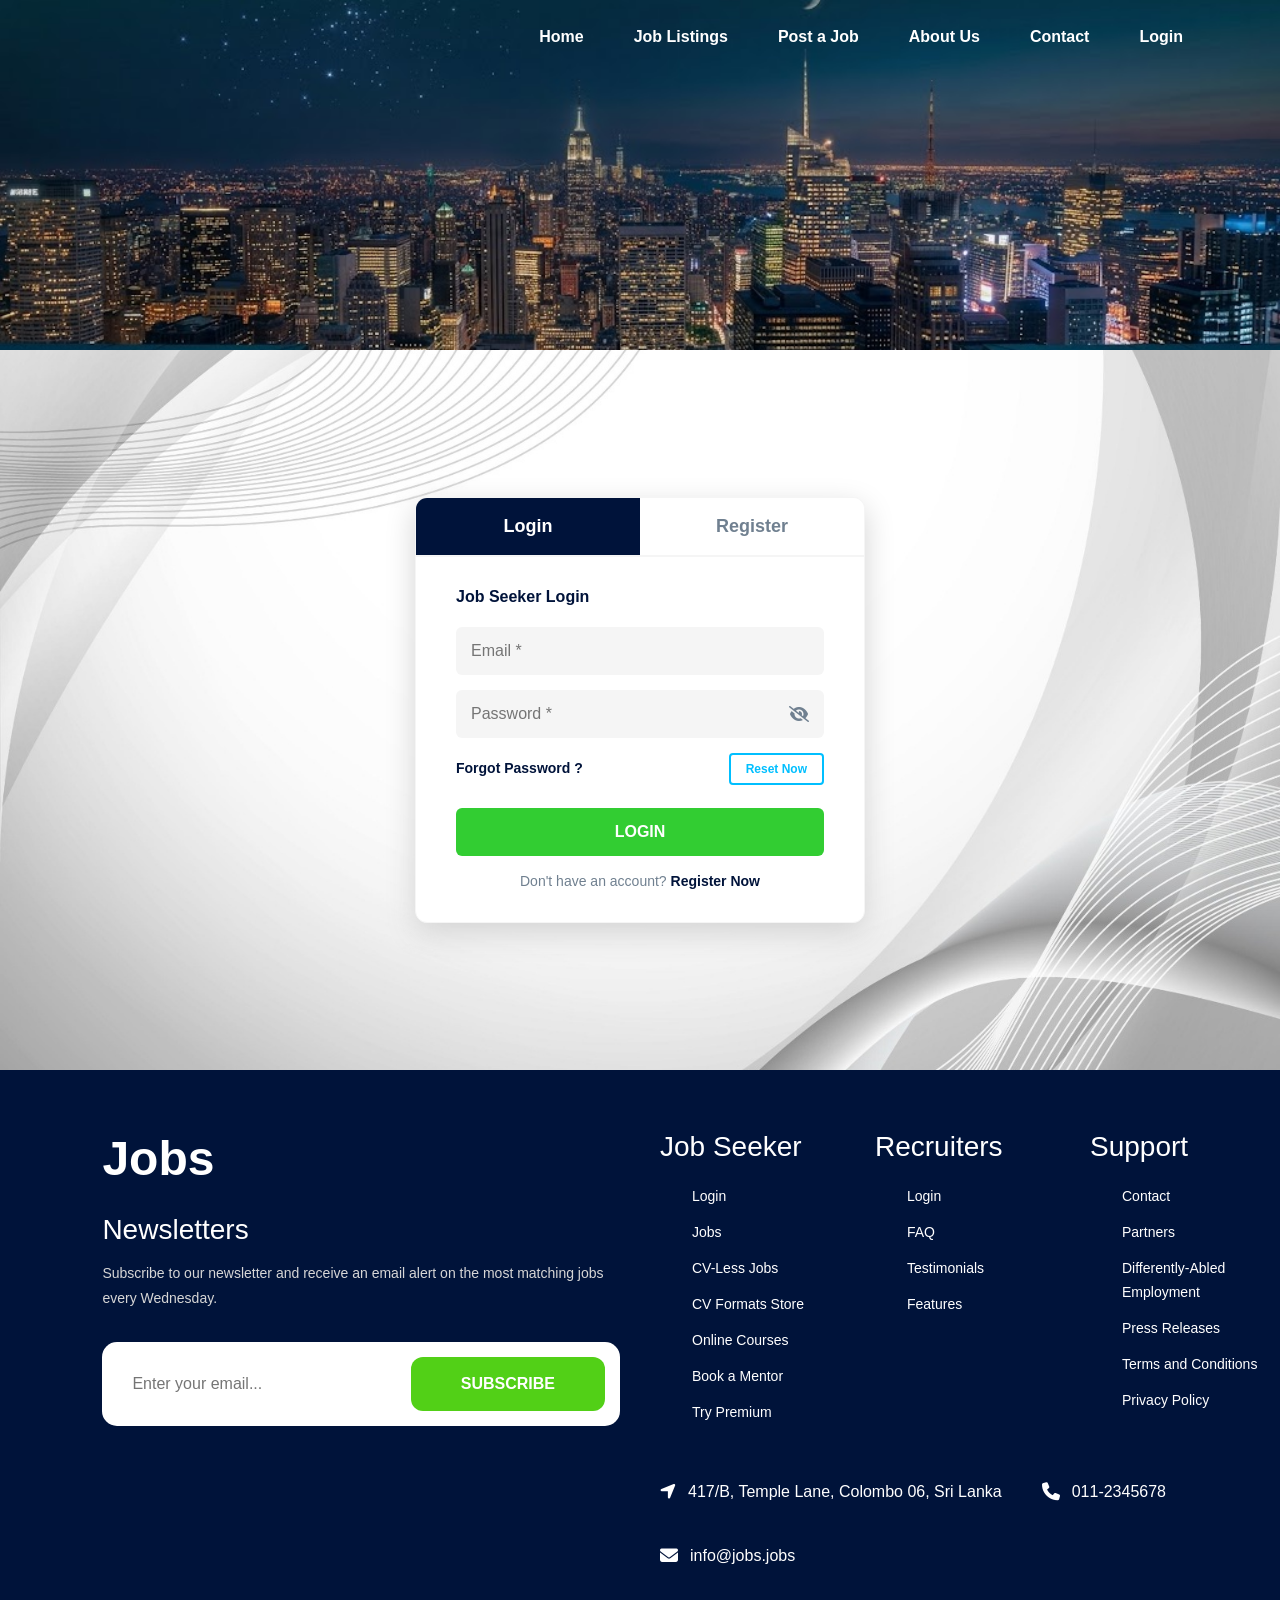
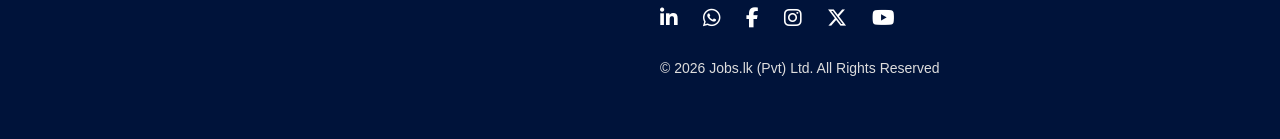
<file: login.html>
<!DOCTYPE html>
<html lang="en">
<head>
    <meta charset="UTF-8">
    <meta name="viewport" content="width=device-width, initial-scale=1.0">
    <title>CareerHub - Login & Register</title>

    <link href="https://cdn.jsdelivr.net/npm/bootstrap@5.3.3/dist/css/bootstrap.min.css" rel="stylesheet">
    <link rel="stylesheet" href="https://cdnjs.cloudflare.com/ajax/libs/font-awesome/6.6.0/css/all.min.css">
    
    <link rel="stylesheet" href="css/style.css">
    <link rel="stylesheet" href="css/login.css">
</head>

<body>

    <header class="hero-section hero-login">
        <nav class="navbar">
            <div class="container">
                <ul>
                    <li><a href="index.html">Home</a></li>
                    <li><a href="jobs.html">Job Listings</a></li>
                    <li><a href="job-post.html">Post a Job</a></li>
                    <li><a href="about.html">About Us</a></li>
                    <li><a href="contact.html">Contact</a></li>
                    <li><a href="login.html">Login</a></li>
                </ul>
            </div>
        </nav>
    </header>

    <div class="container-fluid login-bg-container d-flex justify-content-center align-items-center">
        
        <div class="form-container-card" id="formWrapper">

            <div class="form-navigation-tabs">
                <div class="nav-tab active" id="loginTab" onclick="switchForm('login')">Login</div>
                <div class="nav-tab" id="registerTab" onclick="switchForm('register')">Register</div>
            </div>

            <div class="form-content-area">

                <div id="loginSection">
                    <h3 class="form-main-title">Job Seeker Login</h3>
                    <form id="loginForm">
                        <div class="input-block">
                            <input type="email" placeholder="Email *" required>
                        </div>
                        <div class="input-block">
                            <input type="password" placeholder="Password *" required id="loginPass">
                            <i class="fa-solid fa-eye-slash toggle-icon" onclick="togglePass('loginPass', this)"></i>
                        </div>
                        <div class="action-row">
                            <span class="small-label">Forgot Password ?</span>
                            <button type="button" class="btn-outline-blue">Reset Now</button>
                        </div>
                        <button type="submit" class="btn-solid-green mt-2">Login</button>
                    </form>
                    <div class="switch-text">
                        Don't have an account? <a href="javascript:void(0)" onclick="switchForm('register')">Register Now</a>
                    </div>
                </div>

                <div id="registerSection" style="display: none;">
                    <h3 class="form-main-title">Job Seeker Register</h3>
                    <form id="registerForm">
                        <div class="row">
                            <div class="col-md-6 mb-3">
                                <input type="text" class="custom-input" placeholder="First Name *" required>
                            </div>
                            <div class="col-md-6 mb-3">
                                <input type="text" class="custom-input" placeholder="Last Name *" required>
                            </div>
                        </div>

                        <div class="mb-3">
                            <input type="email" class="custom-input" placeholder="Email *" required>
                        </div>

                        <div class="row">
                            <div class="col-md-6 mb-3 input-block">
                                <input type="password" class="custom-input" placeholder="Password *" id="regPass" required>
                                <i class="fa-solid fa-eye-slash toggle-icon" onclick="togglePass('regPass', this)"></i>
                            </div>
                            <div class="col-md-6 mb-3 input-block">
                                <input type="password" class="custom-input" placeholder="Confirm Password *" id="regConfirm" required>
                                <i class="fa-solid fa-eye-slash toggle-icon" onclick="togglePass('regConfirm', this)"></i>
                            </div>
                        </div>

                        <div class="row align-items-center mb-3">
                            <div class="col-md-6 d-flex align-items-center">
                                <label class="me-3 small-label">Your Gender</label>
                                <div class="form-check me-3">
                                    <input class="form-check-input" type="radio" name="gender" id="male" checked>
                                    <label class="form-check-label upload-info" for="male">Male</label>
                                </div>
                                <div class="form-check">
                                    <input class="form-check-input" type="radio" name="gender" id="female">
                                    <label class="form-check-label upload-info" for="female">Female</label>
                                </div>
                            </div>
                            <div class="col-md-6">
                                <input type="text" class="custom-input" placeholder="Home Town">
                            </div>
                        </div>

                        <div class="cv-upload-box mb-3">
                            <label for="cvFile" class="d-flex justify-content-between align-items-center w-100" style="cursor: pointer;">
                                <span class="small-label" style="color: slategray;">CV *</span>
                                <i class="fa-solid fa-upload"></i>
                            </label>
                            <input type="file" id="cvFile" style="display: none;">
                        </div>

                        <div class="row mb-4">
                            <div class="col-md-7">
                                <div class="form-check">
                                    <input class="form-check-input" type="checkbox" id="terms" required>
                                    <label class="form-check-label upload-info" for="terms">I agree to <strong>Privacy Policy & Terms/Conditions</strong>.</label>
                                </div>
                            </div>
                            <div class="col-md-5">
                                <div class="form-check">
                                    <input class="form-check-input" type="checkbox" id="news">
                                    <label class="form-check-label upload-info" for="news">Receive jobs by email</label>
                                </div>
                            </div>
                        </div>
                        
                        <div class="row align-items-center">
                            <div class="col-12 mb-3 mb-md-0">
                                <button type="submit" class="btn-solid-green">REGISTER</button>
                            </div>
                        </div>

                    </form>

                    <div class="switch-text mt-3">
                        Already have an account? <a href="javascript:void(0)" onclick="switchForm('login')">Login Now</a>
                    </div>
                </div>

            </div>
        </div>
    </div>

    <footer>
        <div class="footer-container">
            <div class="footer-left">
                <h1>Jobs</h1>
                <h2>Newsletters</h2>
                <p>
                    Subscribe to our newsletter and receive an email alert
                    on the most matching jobs every Wednesday.
                </p>
                <div class="subscribe-box">
                    <input type="email" placeholder="Enter your email...">
                    <button>SUBSCRIBE</button>
                </div>
            </div>

            <div class="footer-right">
                <div class="links">
                    <div class="column">
                        <h3>Job Seeker</h3>
                        <ul>
                            <li><a href="#">Login</a></li>
                            <li><a href="#">Jobs</a></li>
                            <li><a href="#">CV-Less Jobs</a></li>
                            <li><a href="#">CV Formats Store</a></li>
                            <li><a href="#">Online Courses</a></li>
                            <li><a href="#">Book a Mentor</a></li>
                            <li><a href="#">Try Premium</a></li>
                        </ul>
                    </div>

                    <div class="column">
                        <h3>Recruiters</h3>
                        <ul>
                            <li><a href="#">Login</a></li>
                            <li><a href="#">FAQ</a></li>
                            <li><a href="#">Testimonials</a></li>
                            <li><a href="#">Features</a></li>
                        </ul>
                    </div>

                    <div class="column">
                        <h3>Support</h3>
                        <ul>
                            <li><a href="#">Contact</a></li>
                            <li><a href="#">Partners</a></li>
                            <li><a href="#">Differently-Abled Employment</a></li>
                            <li><a href="#">Press Releases</a></li>
                            <li><a href="#">Terms and Conditions</a></li>
                            <li><a href="#">Privacy Policy</a></li>
                        </ul>
                    </div>
                </div>

                <div class="contact-info">
                    <div>
                        <i class="fa-solid fa-location-arrow"></i>
                        417/B, Temple Lane, Colombo 06, Sri Lanka
                    </div>
                    <div>
                        <i class="fa-solid fa-phone"></i>
                        011-2345678
                    </div>
                    <div>
                        <i class="fa-solid fa-envelope"></i>
                        info@jobs.jobs
                    </div>
                </div>

                <div class="social-icons">
                    <i class="fa-brands fa-linkedin-in"></i>
                    <i class="fa-brands fa-whatsapp"></i>
                    <i class="fa-brands fa-facebook-f"></i>
                    <i class="fa-brands fa-instagram"></i>
                    <i class="fa-brands fa-x-twitter"></i>
                    <i class="fa-brands fa-youtube"></i>
                </div>

                <div class="copyright">
                    © 2026 Jobs.lk (Pvt) Ltd. All Rights Reserved
                </div>
            </div>
        </div>
        </footer>

    <script src="https://cdn.jsdelivr.net/npm/bootstrap@5.3.3/dist/js/bootstrap.bundle.min.js"></script>
    <script src="js/script.js"></script>
    <script src="js/login.js"></script>

</body>
</html>
</file>
<file: css/style.css>
body {
    background-color: #ffffff;
    margin: 0;
    padding: 0;
    font-family: Arial, sans-serif;
    overflow-x: hidden;
}

/* Nav bar image */
.hero-section {
    background-color: #00133a; /* Dark blue background - add this! */
    background-image: url('../images/banners/Nav-background3.jpeg'); /* Make sure the path is correct */
    background-size: cover;
    background-position: center;
    background-repeat: no-repeat;
    height: 350px; /* Ensure your hero section has a defined height */
}

    

.hero-about {
    min-height: 38vh;
}

.hero-jobs {
    min-height: 38vh; 
}

.hero-jobpost {
    min-height: 38vh; 
    
}

.hero-index {
    min-height: 10vh; 
}
.hero-contact {
    min-height: 38vh;
}   
.hero-login {
    min-height: 38vh; 
}


.hero-jobpost-form{
    min-height: 38vh; 
}
/* nav bar selection */
.navbar {
    background: transparent; 
    padding: 25px 0; }

.navbar ul {
    list-style: none;
    display: flex;
    gap: 20px;
    justify-content: flex-end;
    margin: 0;
    padding: 0;
    width: 100%;
}

.navbar a {
    color: white;
    text-decoration: none;
    font-weight: bold;
    padding: 8px 15px; 
    border-radius: 20px;
    transition: background-color 0.3s ease; 
}

.navbar a:hover {
    background-color: rgba(255, 255, 255, 0.2); 
}

/* 3. Fix the Main Container margins */
.main-container {
    color: #ffffff;
    width: 90%;
    margin: 80px auto 0 auto; 
}

.head-2-1 {
    font-size: 48px;
    margin-bottom: 20px;
}

.home-title{ 
    font-size: 3.5rem;
    font-weight: 700;
    color: #ffffff;
    letter-spacing: -1px;
    margin-bottom: 25px;
    text-shadow: 2px 4px 10px rgba(0, 0, 0, 0.6); 
    margin: 0 auto;
   
}

.home-subtitle {
    font-size: 1.25rem; 
    color: #f0f0f0; 
    font-weight: 400; 
    margin-bottom: 30px; 
    text-shadow: 1px 2px 6px rgba(0, 0, 0, 0.6); 
    max-width: 650px; 
    margin: 0 auto;
    
}




/* Footer */

*{
    margin:0;
    padding:0;
    box-sizing:border-box;
    font-family:'Poppins',sans-serif;
}

body{
    background:#fff;
}

footer{
    background:#00133a;
    color:white;
    padding:60px 8%;
}

.footer-container{
    display:flex;
    justify-content:space-between;
    gap:40px;
    flex-wrap:wrap;
}

/* Left Side */

.footer-left{
    flex:1;
    min-width:350px;
}

.footer-left h1{
    font-size:48px;
    font-weight:700;
    margin-bottom:25px;
}

.footer-left h2{
    font-size:28px;
    margin-bottom:15px;
}

.footer-left p{
    font-size:14px;
    color:#d6d6d6;
    line-height:1.8;
    max-width:650px;
    margin-bottom:30px;
}

/* Subscribe Box */

.subscribe-box{
    background:#fff;
    border-radius:15px;
    display:flex;
    overflow:hidden;
    padding:15px;
    max-width:700px;
}

.subscribe-box input{
    flex:1;
    border:none;
    outline:none;
    font-size:16px;
    padding:0 15px;
}

.subscribe-box button{
    background:#52d017;
    color:white;
    border:none;
    padding:15px 50px;
    border-radius:12px;
    font-size:16px;
    font-weight:600;
    cursor:pointer;
    transition:0.3s;
}

.subscribe-box button:hover{
    background:#3fb312;
}

/* Right Side */

.footer-right{
    flex:1;
    min-width:500px;
}

.links{
    display:flex;
    justify-content:space-between;
    gap:35px;
}

.column{
    min-width:180px;
}

.column h3{
    font-size:28px;
    margin-bottom:20px;
}

.column ul{
    list-style:none;
}

.column ul li{
    margin-bottom:12px;
}

.column ul li a{
    text-decoration:none;
    color:white;
    font-size:14px;
    transition:0.3s;
}

.column ul li a:hover{
    color:#57d21f;
}

/* Contact Info */

.contact-info{
    margin-top:40px;
    display:flex;
    gap:40px;
    flex-wrap:wrap;
}

.contact-info div{
    display:flex;
    align-items:center;
    gap:12px;
    font-size:16px;
}

.contact-info i{
    font-size:18px;
}

/* Social Icons */

.social-icons{
    margin-top:40px;
    display:flex;
    gap:25px;
}

.social-icons i{
    font-size:20px;
    cursor:pointer;
    transition:0.3s;
}

.social-icons i:hover{
    color:#57d21f;
}

/* Copyright */

.copyright{
    margin-top:30px;
    font-size:14px;
    color:#ddd;
}
</file>
<file: css/about.css>
*{
    margin:0;
    padding:0;
    box-sizing:border-box;
}

body{
    font-family: Arial, sans-serif;
}

.head1{
    height:350px;    
}

.f1 h1{
    font-size:80px;
    line-height:1;
    font-family: Arial;
    margin-bottom: 60px;
    font-weight:bold;
    text-align: center;
    color:#f3f3f3;
}

.description{
    font-size:25px;
    font-family: Centaur, serif;
    font-weight: bold;
     text-align: center;
    color:#000501;
}


.content{
    padding:50px;
    text-align:center;
   
}
.topic1{
    font-size:50px;
    font-family: Georgia, serif;
    font-weight: 600;
    text-align: center;
    color:#00133a;
    margin-top:30px ;
    margin-bottom:0 ;
   
}

.section2{
    padding:50px;
    text-align:center;
    font-size: 20px;
    font-family:Georgia, serif;
}



.container {
  display: flex;
  justify-content: center;
  gap: 40px;
  flex-wrap: wrap;
}

.card {
  background-color: #fff;
  border-radius: 20px;
  box-shadow: 0 4px 10px rgba(0, 0, 0, 0.1);
  padding: 40px;
  width: 400px;
  transition: transform 0.5s ease;
  margin-bottom: 30px;
}

.card:hover {
  transform: translateY(-5px);
}

.icon {
  width: 60px;
  height: 60px;
  border-radius: 15px;
  display: flex;
  align-items: center;
  justify-content: center;
  font-size: 28px;
  margin-bottom: 20px;
}





.about h2 {
  font-size: 28px;
  margin: 0 0 15px;
  color: #a30000;
}

.highlight {
  color: #001f3f;
  font-weight: 600;
}

p {
  color: #555;
  line-height: 1.6;
  font-size: 16px;
}

.img{
    display: flex;
    justify-content:flex-end;
    width:45%;
    height:500px;
    transition: transform 0.3s ease;
}

.container1{
    display: flex;
    justify-content: center;
    align-items: flex-start;
    gap:40px;
    margin-top: 40px;}


.container2{
    display: flex;
    flex-direction: column;
    gap: 20px;
    margin-right: 40px;
}

/* button{
    background:#52d017;
    color:white;
    border:none;
    padding:15px 50px;
    border-radius:12px;
    font-size:16px;
    font-weight:600;
    cursor:pointer;
    transition:0.3s;
    margin-left: 50px;
}

button:hover{
    background:#3fb312;
} */
.hhhh,
.section2{
    opacity: 0;
    transition: 1s;
}

.show{
    opacity: 1;
}

.image-container video {
    max-width: 100%; 
    width: 500px;    
    height: auto;
    border-radius: 20px;
}
.image-container video {
    width: 600px;
    height: auto;
    border-radius: 10px; 
    display: block;
    margin: 0 auto; 
    transform: translateY(-10px);
}
</file>
<file: css/login.css>
/* --- Global Overrides for Login Page --- */
* {
    margin: 0;
    padding: 0;
    box-sizing: border-box;
}

body {
    position: relative;
    min-height: 100vh;
    overflow-x: hidden;
}

header.hero-section {
    margin-bottom: 0 !important;
    padding-bottom: 0 !important;
    display: block;
}

nav.navbar {
    padding-top: 25px !important;
    padding-bottom: 25px !important;
}

.login-bg-container {
    margin-top: 0 !important;
    margin-bottom: 0 !important;
    background-image: url('../images/banners/grey.jpeg'); /* Adjusted path assuming css/ folder */
    background-size: cover;
    background-position: center;
    background-repeat: no-repeat;
    min-height: 80vh;
    padding: 40px 0;
    max-width: 100% !important;
}

footer {
    display: block;
    width: 100%;
    margin-top: 0 !important;
}

/* --- Form Container & Tabs --- */
.form-container-card {
    background-color: white;
    width: 100%;
    max-width: 450px; 
    border-radius: 12px;
    box-shadow: 0 10px 30px lightgray;
    overflow: hidden;
    transition: max-width 0.4s ease-in-out; 
    border: 1px solid whitesmoke;
}

.form-container-card.register-mode {
    max-width: 800px;
}

.form-navigation-tabs {
    display: flex;
    border-bottom: 2px solid whitesmoke;
}

.nav-tab {
    flex: 1;
    text-align: center;
    padding: 15px 0;
    font-size: 18px;
    font-weight: bold;
    cursor: pointer;
    color: slategray;
    background-color: white;
    transition: background-color 0.3s ease, color 0.3s ease;
}

.nav-tab.active {
    background-color: #00133a;
    color: white;
}

/* --- Form Content --- */
.form-content-area {
    padding: 30px 40px;
}

.form-main-title {
    font-size: 16px;
    font-weight: bold;
    color: #00133a;
    margin-bottom: 20px;
}

.input-block {
    position: relative;
    margin-bottom: 15px;
}

.custom-input, 
.input-block input {
    width: 100%;
    padding: 12px 15px;
    background-color: whitesmoke;
    border: none;
    border-radius: 6px;
    outline: none;
}

.toggle-icon {
    position: absolute;
    right: 15px;
    top: 50%;
    transform: translateY(-50%);
    cursor: pointer;
    color: slategray;
}

/* --- Action Rows & Buttons --- */
.action-row {
    display: flex;
    justify-content: space-between;
    align-items: center;
    margin-bottom: 15px;
}

.small-label {
    font-size: 14px;
    font-weight: 600;
    color: #00133a;
}

.btn-solid-green {
    width: 100%;
    background-color: limegreen;
    color: white;
    border: none;
    padding: 12px;
    font-weight: bold;
    border-radius: 6px;
    text-transform: uppercase;
    cursor: pointer;
    transition: background-color 0.3s ease;
}

.btn-solid-green:hover {
    background-color: green;
}

.btn-outline-blue {
    background: transparent;
    border: 2px solid deepskyblue;
    color: deepskyblue;
    padding: 5px 15px;
    border-radius: 4px;
    font-weight: bold;
    font-size: 12px;
    cursor: pointer;
    transition: all 0.3s ease;
}

.btn-outline-blue:hover {
    background-color: deepskyblue;
    color: white;
}

/* --- Utilities & Upload Box --- */
.cv-upload-box {
    background-color: whitesmoke;
    padding: 12px 15px;
    border-radius: 6px;
    color: slategray;
}

.upload-info {
    font-size: 11px;
    color: slategray;
    margin-top: 5px;
}

.switch-text {
    text-align: center;
    font-size: 14px;
    color: slategray;
    margin-top: 15px;
}

.switch-text a {
    color: #00133a;
    font-weight: bold;
    text-decoration: none;
}
</file>
<file: css/contact.css>
#one{
            
    color: lightcyan;

 };


body {
    margin: 0;
    min-height: 200vh;
    display: flex;
    justify-content: center;
}

 /*outerbox form and image   */    
.outer-box {
    display: flex;
    align-items: center;
    justify-content: center;
    max-width: 1200px;
    margin:0;
    padding-top: 100px;
    margin-left: auto;
    margin-right: auto;

}
 /*outer box for image*/
.image-box {
    width: 50%;

}
/*outer box for form*/
.form-box {
    width: 75%;
    text-align: center;
    margin-bottom: 80px;
}
/**changes for form items */
.form-items {
    margin-bottom : 15px;
    width: 90%;
    font-size: large;
    font-family: 'Times New Roman', Times, serif;
    background: transparent;
    color: #1b815a;
    padding-inline: 20px 50px;
    padding-block: 10px 10px;
    border: 2px solid black;
    border-radius: 20px;
    outline: none;
}
/*changes for contact info */
.contact-info {
   display: flex;
    flex-direction: column;
   gap: 10px;
}
/*image styling*/
.gray {
     background-repeat: no-repeat;
    background-size: cover;
    background-position: center;
    background-attachment: fixed;
}
.support {
    width: 100%;
    height: 20%;
    display: block;
    border-radius: 30px;
}
/*changes for contact info */
#two {
    justify-content: center;
}
/* changes for contact heading */
.contact-h1 {
    font-size: 3em;
    font-weight: bold;
    color: #1b815a;
    font-family: 'Times New Roman', Times, serif;
}
/* changes for contact info headings */
h5 {
    color: #1b815a;
    font-family: 'Times New Roman', Times, serif;
}
/*button styles*/
button {
    padding: 10px 20px;
    font-size: 1.2em;
    background-color: #1b815a;
    color: white;
    border: none;
    border-radius: 20px;
    cursor: pointer;
}
/* changes for button on hover */
button:hover {
    background-color: #145c3b;
}
/* changes for left container */
.leftt {
    flex: 1 1 50%;            
  background-color: #f0f2f5; 
  display: flex;
  align-items: center;      
  justify-content: center;   
  padding: 30px;             
  box-sizing: border-box;
}

/* changes for invalid input */
.contact-right input:user-invalid{
  border: 2px solid #ff4d4d;      
  background-color: #ffe6e6;     
}

.contact-page-image{
    background-image: url('../images/banners/grey.jpeg');
    background-repeat: no-repeat;
    background-size: cover;
    background-position: center;
    min-height: 100vh;
}
</file>
<file: css/job-post.css>
.post{
    
    position:relative;
    margin-top: 0;
    height: fit-content;
    margin-bottom: 0;

    opacity: 0;
    transform: translateY(50px);
    transition: all 1s ease;
    
}
.post.show{
    opacity: 1;
    transform: translateY(0);
}
.container-title{
    color: black ;
    position:absolute;
    right: 5%;
    top: 25%;
    max-width:800px;
    width:90%;
    margin:auto;
}
.container-title h1{
    font-size:55px;
    margin-bottom:25px;
    line-height:1.2;
    margin-top:10px;
}
.container-title p{
    font-size:22px;
    line-height:1.8;
    margin-bottom:35px;
    
}
.post-btn{
    display:inline-block;
    text-decoration:none;
    background:#57d21f;
    color:white;
    padding:18px 35px;
    border-radius:5px;
    font-weight:bold;
    font-size:18px;
    transition:all 0.3s ease;
}

.post-btn:hover{
    background:#1F3E2E;
    color:#fff;
    transform:scale(1.08);
}

.job-guide{
    max-width: 850px;
    width: 80%;
    margin: 40px auto;
    padding: 30px;
    background: linear-gradient(135deg, #ffffff, #f8fdf9);
    border-radius: 25px;
    box-shadow: 0 15px 40px rgba(0,0,0,0.12);
}

.job-guide h2{
    color: #1F3E2E;
    font-size: 55px;
    font-weight: 700;
    margin-bottom: 20px;
}

.job-guide p{
    color: #555;
    font-size: 22px;
    line-height: 1.8;
    margin-bottom: 30px;
}

.job-guide ul{
    list-style: none;
    padding: 0;
}

.job-guide ul li{
    background: #fff;
    margin-bottom: 12px;
    padding: 15px 20px;
    border-radius: 15px;
    box-shadow: 0 8px 20px rgba(0,0,0,0.08);
    color: #333;
    font-size: 18px;
    transition: 0.3s;
}

.job-guide ul li:hover{
    transform: translateY(-5px);
    box-shadow: 0 12px 25px rgba(0,0,0,0.15);
}

#Jobform {
  display: flex;
  flex-direction: column; 
  gap: 15px;              
  max-width: 550px;      
  margin: 0 auto; 
  color: #000000;
}
          /* Centers the form */

.job-form-container{
    /* background-image: url('../images/jobimages/job.jpeg'); */
    background-size: cover;
    background-position: center;
    background-repeat: no-repeat;
    color: white;
    font-family: 'Poppins', sans-serif;
    width: 100%;
    min-height: 100vh;
    margin-top: 0;
    
    justify-content: center; 
    align-items: center; 
}
    

.form-box{
    margin-left: auto;
    margin-right: auto;
    position: relative;
    width: 90%;
    max-width: 800px;
    backdrop-filter: blur(25px);
    border: 2px solid white;
    border-radius: 15px;
    padding: 50px;
    color: black;
    box-shadow: 0px 0px 10px 2px rgba(0, 0, 0, 0.2)
}
.form-header{
    position: absolute;
    top: 0;
    left: 50%;
    transform: translateX(-50%);
    display: flex;
    align-items: center;
    justify-content: center;
    background-color: #ffffff;
    width: 220px;
    height: 80px;
    border-radius: 0 0 20px 20px;
}
.form-header span{
    font-size: 40px;
    color:  #000000;
    font-family: CG Omega;
    font-weight: 200px;
    
    
}
input, select, textarea {
  /*padding: 10px;
  width: 100%;
  border-radius: 15px;
  width: 100%;
  font-size: 15px;
  background: transparent;
  color: beige;
  padding-inline: 20px 50px;
  border: 2px solid white;
  outline: none;*/
    width: 100%;
    padding: 18px 25px;
    border-radius: 50px;
    border: 2px solid rgba(255,255,255,0.3);
    background: rgba(255,255,255,0.1);
    color: black;
    font-size: 17px;
    outline: none;
    transition: .4s;
}
input:focus,
select:focus,
textarea:focus{
    border-color: #6d8fa3;
    box-shadow: 0 0 15px #6d8fa3;
}
.btn-submit{
    display:inline-block;
    text-decoration:none;
    background:white;
    color: black;
    padding:18px 35px;
    border-radius:5px;
    font-weight:bold;
    font-size:18px;
    transition:0.3s;
    
}
.btn-submit:hover{
    transform: translateY(-5px);
    background:#00133a;
    color: white;
}

::placeholder{
    color: black;
    font-weight: 500;
}
#Jobform label{
    font-size: 20px;
    display: block;
    margin-bottom: 10px;
    font-weight: 500;
}
.job-form-container h1{
     font-size: 60px;
    text-align: center;
    color: white;
    margin-bottom: 40px;
    
}
</file>
<file: css/jobs.css>
* {
  box-sizing: border-box;
  margin: 0;
  padding: 0;
  font-family: 'Segoe UI', Arial, Helvetica, sans-serif;
}

body {
  background-color: #f5f7f6;
  color: #333333;
}

/* --- Combined Container Rules --- */
.hero-container,
.jobs-container {
  max-width: 1200px;
  width: 100%;
  margin: 0 auto;
  padding-left: 20px;
  padding-right: 20px;
}

.hero-container {
  display: flex;
  align-items: center;
  justify-content: space-between;
  padding-top: 60px;
  padding-bottom: 60px;
  gap: 50px;
}

.jobs-container {
  padding-bottom: 60px;
}
/* -------------------------------- */

.hero-text-section {
  flex: 2;
}

.hero-image-section {
  flex: 1;
  display: flex;
  justify-content: center;
}

.hero-image-section img {
  width: 100%;
  max-width: 400px;
  height: auto;
}

.hero-title {
  color: #0c167c;
  font-size: 3rem;
  font-weight: 700;
  margin-bottom: 8px;
}

.hero-subtitle {
  color: #474a57;
  font-size: 1.4rem;
  margin-bottom: 35px;
}

.search-bar {
  display: flex;
  background-color: #ffffff62;
  border-radius: 50px;
  padding: 6px;
  box-shadow: 0 4px 12px rgba(0, 0, 0, 0.06);
  align-items: center;
  width: 100%;
}

.search-column {
  display: flex;
  align-items: center;
  flex: 1;
  padding: 0 15px;
  border-right: 1px solid #dcdde1;
}

.search-column:last-of-type {
  border-right: none;
}

.search-column input,
.search-column select {
  width: 100%;
  border: none;
  background: transparent;
  font-size: 0.95rem;
  color: #333;
  outline: none;
  padding: 10px 0;
}

.search-column select {
  cursor: pointer;
}

.search-button {
  background-color: #0faaaf;
  color: white;
  border: none;
  padding: 14px 28px;
  font-size: 1rem;
  font-weight: 600;
  border-radius: 50px;
  cursor: pointer;
  white-space: nowrap;
  transition: background-color 0.2s ease;
}

.search-button:hover {
  background-color: #0a7a71;
}

/* Fixed the selector to target the correct h2 */
.jobs-container h2 {
  font-size: 2rem;
  color: #2c3e50;
  margin-bottom: 30px;
}

.job-card {
  background: #ffffff;
  border-radius: 20px;
  padding: 25px;
  text-align: center;
  box-shadow: 0 4px 12px rgba(0, 0, 0, 0.04);
  transition: transform 0.3s ease;
}

.job-card:hover {
  transform: translateY(-5px);
}

.top-row {
  display: flex;
  justify-content: space-between;
  align-items: center;
  margin-bottom: 25px;
}

.days {
  font-size: 14px;
  color: #7f8c8d;
}

.job-type {
  background: #e8f5e9;
  color: #00875a;
  padding: 6px 14px;
  border-radius: 20px;
  font-size: 13px;
  font-weight: 600;
}

.job-card img {
  width: 80px;
  height: 80px;
  object-fit: contain;
  margin-bottom: 15px;
}

.company {
  color: #7f8c8d;
  font-size: 0.95rem;
  margin-bottom: 8px;
}

.job-card h3 {
  font-size: 1.25rem;
  margin-bottom: 12px;
  color: #2c3e50;
}

.location {
  color: #7f8c8d;
  font-size: 0.9rem;
  margin-bottom: 25px;
}

.job-card button {
  background: white;
  color: #25beda;
  border: 2px solid #25beda;
  padding: 12px 30px;
  border-radius: 30px;
  cursor: pointer;
  font-size: 15px;
  font-weight: 600;
  width: 100%;
  transition: all 0.3s ease;
}

.job-card button:hover {
  background: #25beda;
  color: white;
}

/* --- Company logo --- */
.job-card img {
  width: 80px;
  height: 80px;
  border-radius: 50%;
  object-fit: cover;
  border: 2px solid #eee;
  padding: 5px;
  background: white;
}
</file>
<file: css/index.css>
/* --- Job Cards Section --- */
.jobs-container {
    padding: 60px 0; 
}

/* Customizing the Bootstrap Card */
.card {
    border-radius: 12px;
    overflow: hidden;
    border: 1px solid #ddd;
    transition: all 0.3s ease;
    cursor: pointer;
    position: relative;
    height: 100%; /* Keeps all cards in a row the same height */
}

/* Green top-line animation on hover */
.card::before {
    content: "";
    position: absolute;
    top: 0;
    left: 0;
    width: 100%;
    height: 4px;
    background: #198754; /* Matches Bootstrap 'success' color */
    transform: scaleX(0);
    transition: 0.3s ease-in-out;
    z-index: 2;
}

.card:hover::before {
    transform: scaleX(1);
}

/* Image wrapper and zoom effect */
.card-img-wrapper {
    overflow: hidden; 
}

.card-img-top {
    height: 220px; /* Standardized image height */
    width: 100%;
    object-fit: cover;
    transition: transform 0.5s ease;
}

.card:hover .card-img-top {
    transform: scale(1.08);
}

/* Typography tweaks */
.card-body {
    padding: 25px;
}

.card-title {
    font-size: 1.25rem;
    font-weight: 600;
    margin-bottom: 12px;
}

.card-text {
    font-size: 0.95rem;
    line-height: 1.6;
    color: #555;
}
</file>
